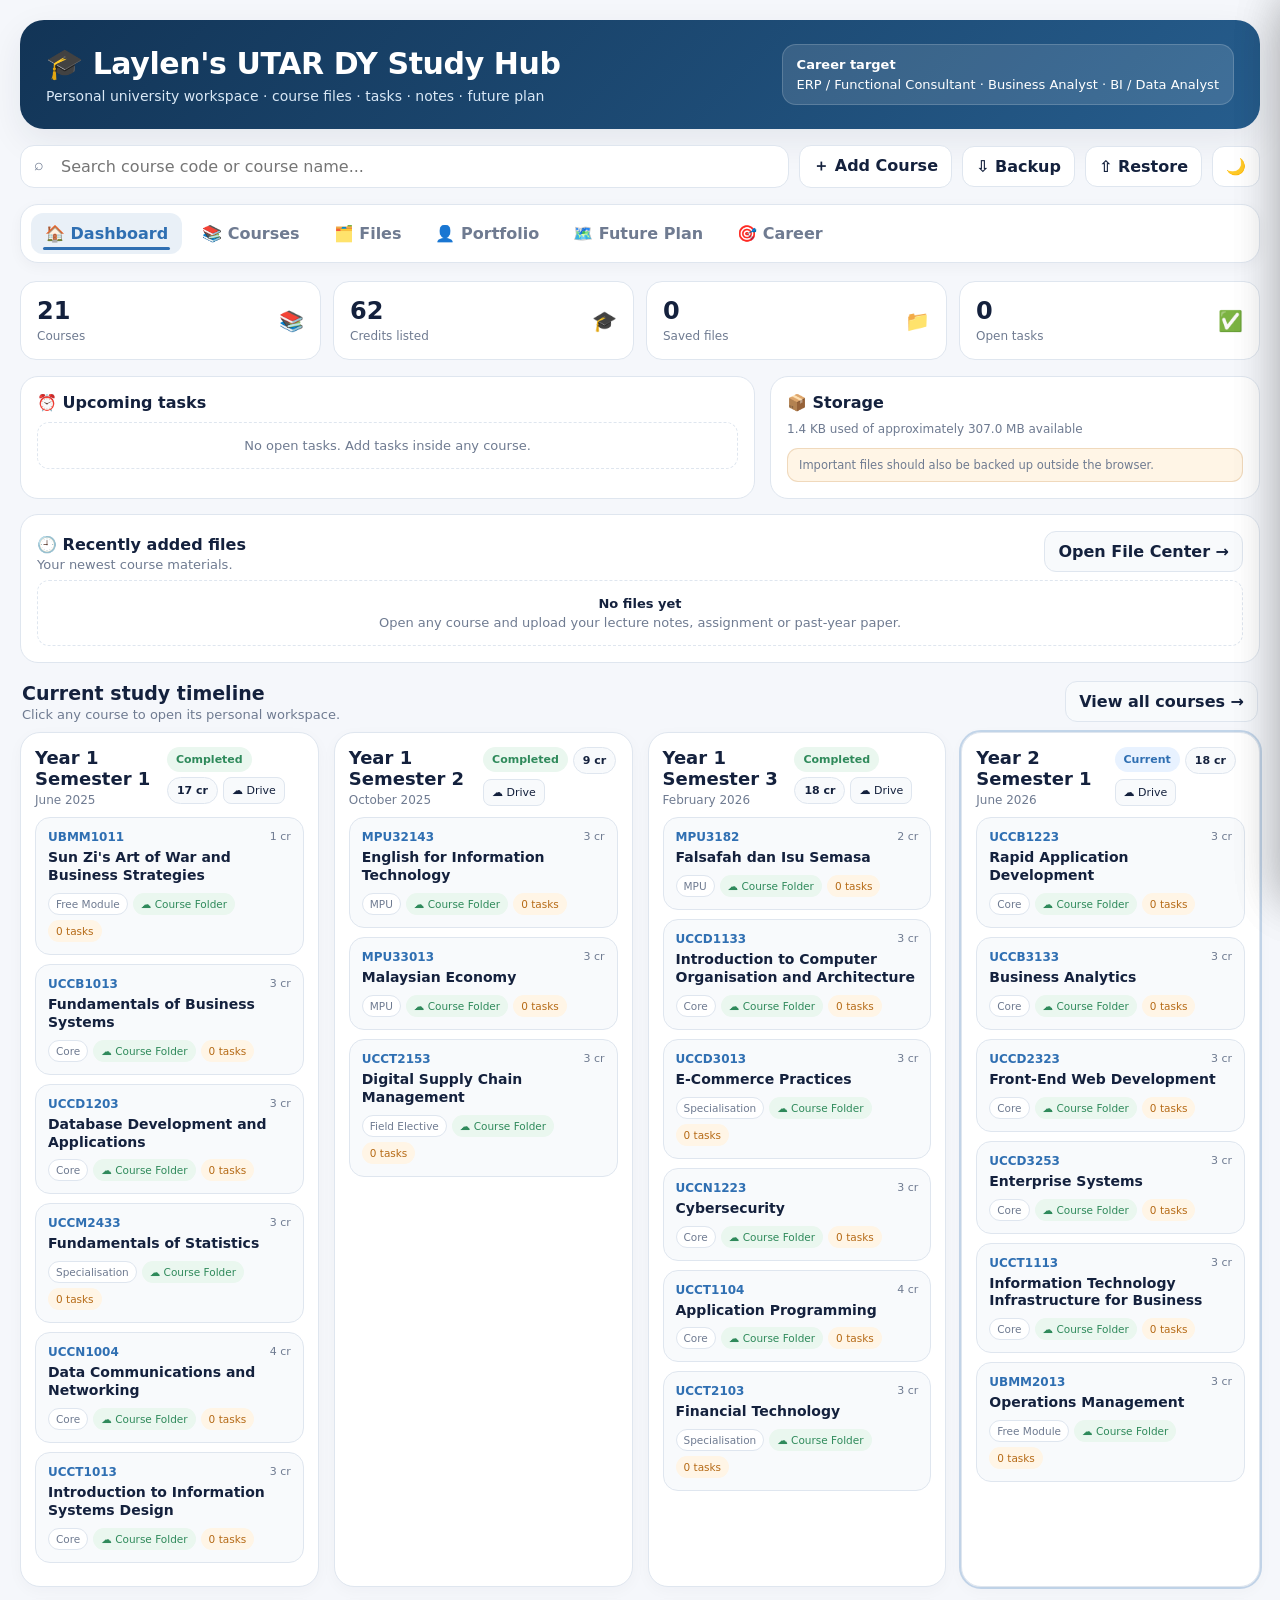
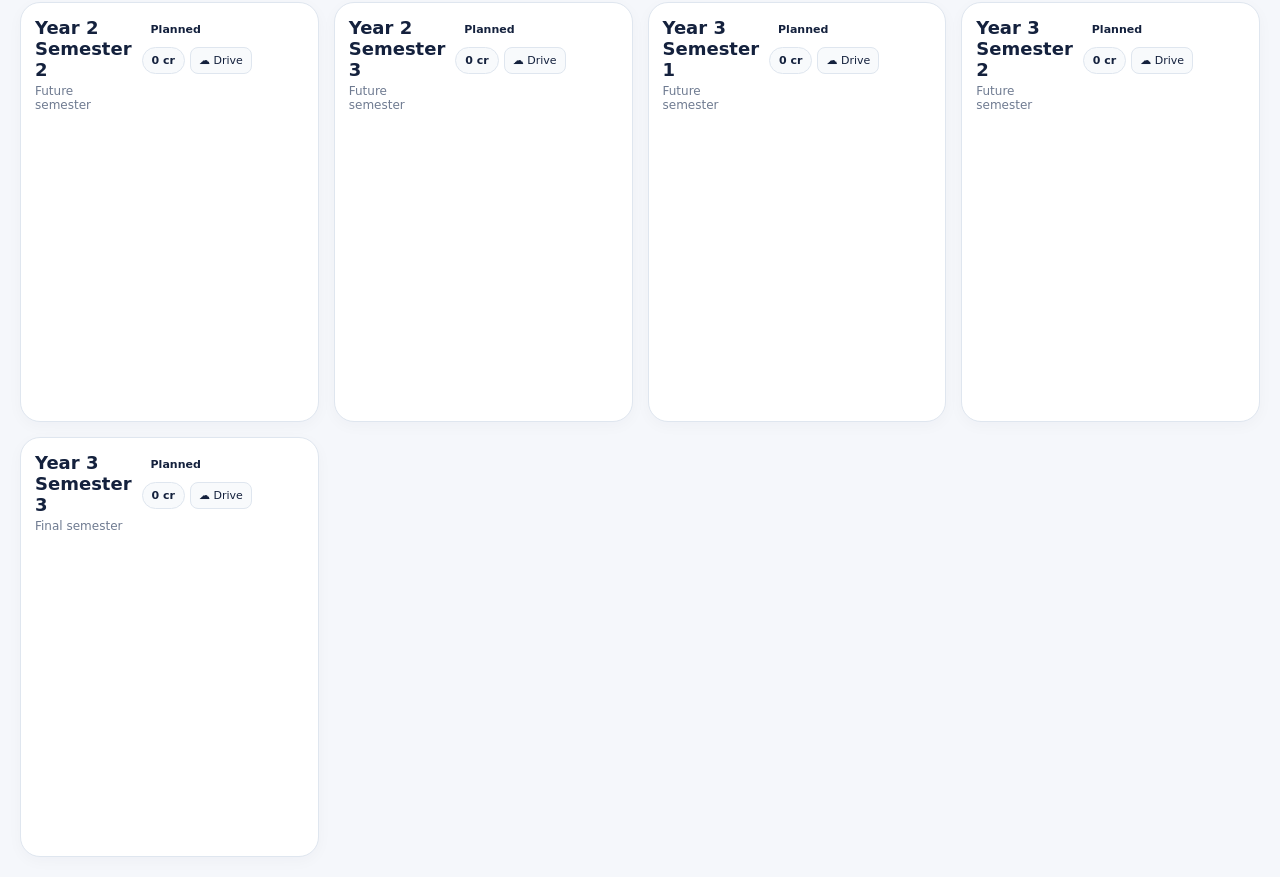
<file: index.html>
<!doctype html>
<html lang="en">
<head>
<meta charset="utf-8" />
<meta name="viewport" content="width=device-width, initial-scale=1, viewport-fit=cover" />
<meta name="theme-color" content="#15395f" />
<meta name="description" content="Laylen's personal UTAR DY study workspace: courses, files, tasks, notes and future plan." />
<meta name="mobile-web-app-capable" content="yes" />
<meta name="apple-mobile-web-app-capable" content="yes" />
<meta name="apple-mobile-web-app-status-bar-style" content="black-translucent" />
<meta name="apple-mobile-web-app-title" content="Study Hub" />
<link rel="manifest" href="manifest.webmanifest" />
<link rel="icon" type="image/png" sizes="32x32" href="icons/favicon-32.png" />
<link rel="apple-touch-icon" href="icons/apple-touch-icon.png" />
<title>Laylen · UTAR DY Study Hub</title>
<link rel="stylesheet" href="styles.css" />
</head>
<body>
<div class="app">
  <header class="hero">
    <div><h1>🎓 Laylen's UTAR DY Study Hub</h1><p>Personal university workspace · course files · tasks · notes · future plan</p></div>
    <div class="target"><b>Career target</b><br>ERP / Functional Consultant · Business Analyst · BI / Data Analyst</div>
  </header>

  <div class="topbar">
    <div class="searchwrap"><span class="searchicon">⌕</span><input id="searchBox" class="search" placeholder="Search course code or course name..."></div>
    <button class="btn light" onclick="openAddCourse()">＋ Add Course</button>
    <button class="btn light" onclick="exportBackup()">⇩ Backup</button>
    <label class="btn light" style="cursor:pointer">⇧ Restore<input id="restoreInput" type="file" accept="application/json" hidden></label>
    <button id="themeBtn" class="btn light" onclick="toggleTheme()">🌙</button>
    <button id="installBtn" class="btn primary" hidden>📲 Install App</button>
  </div>

  <nav class="nav">
    <button class="navbtn active" data-tab="home" onclick="showTab('home')">🏠 Dashboard</button>
    <button class="navbtn" data-tab="courses" onclick="showTab('courses')">📚 Courses</button>
    <button class="navbtn" data-tab="filecenter" onclick="showTab('filecenter')">🗂️ Files</button>
    <button class="navbtn" data-tab="portfolio" onclick="showTab('portfolio')">👤 Portfolio</button>
    <button class="navbtn" data-tab="future" onclick="showTab('future')">🗺️ Future Plan</button>
    <button class="navbtn" data-tab="career" onclick="showTab('career')">🎯 Career</button>
  </nav>

  <section id="home" class="panel active">
    <div class="dashboard-grid">
      <div class="stat"><div class="stat-top"><div><strong id="statCourses">0</strong><span>Courses</span></div><div class="stat-icon">📚</div></div></div>
      <div class="stat"><div class="stat-top"><div><strong id="statCredits">0</strong><span>Credits listed</span></div><div class="stat-icon">🎓</div></div></div>
      <div class="stat"><div class="stat-top"><div><strong id="statFiles">0</strong><span>Saved files</span></div><div class="stat-icon">📁</div></div></div>
      <div class="stat"><div class="stat-top"><div><strong id="statTasks">0</strong><span>Open tasks</span></div><div class="stat-icon">✅</div></div></div>
    </div>

    <div class="quick-grid">
      <div class="card"><h3>⏰ Upcoming tasks</h3><div id="upcomingTasks"></div></div>
      <div class="card"><h3>📦 Storage</h3><div id="storageInfo" class="tiny">Calculating browser storage...</div><div class="progressbar"><i id="storageBar" style="width:0%"></i></div><div class="notice" style="margin-top:12px">Important files should also be backed up outside the browser.</div></div>
    </div>

    <div class="card" style="margin-top:15px"><div class="section-title" style="margin:0 0 8px"><div><h2 style="font-size:16px">🕘 Recently added files</h2><p>Your newest course materials.</p></div><button class="btn soft" onclick="showTab('filecenter')">Open File Center →</button></div><div id="recentFiles"></div></div>
    <div class="section-title"><div><h2>Current study timeline</h2><p>Click any course to open its personal workspace.</p></div><button class="btn soft" onclick="showTab('courses')">View all courses →</button></div>
    <div id="homeSemesterGrid" class="semesters"></div>
  </section>

  <section id="courses" class="panel">
    <div class="section-title"><div><h2>My Courses</h2><p>Browse subjects, notes and files by semester.</p></div><span class="tiny">Files are stored locally in this browser.</span></div>
    <div class="course-toolbar">
      <div id="courseSubnav" class="subnav">
        <button class="chip active" data-semfilter="" onclick="setCourseFilter('')">All</button>
        <button class="chip" data-semfilter="Y1S1" onclick="setCourseFilter('Y1S1')">Y1S1</button>
        <button class="chip" data-semfilter="Y1S2" onclick="setCourseFilter('Y1S2')">Y1S2</button>
        <button class="chip" data-semfilter="Y1S3" onclick="setCourseFilter('Y1S3')">Y1S3</button>
        <button class="chip" data-semfilter="Y2S1" onclick="setCourseFilter('Y2S1')">Y2S1</button>
      </div>
      <div class="course-select-wrap">
        <span class="tiny">Current view</span>
        <select id="courseSemSelect" class="field course-select" onchange="setCourseFilter(this.value)">
          <option value="">All semesters</option>
          <option value="Y1S1">Y1S1</option>
          <option value="Y1S2">Y1S2</option>
          <option value="Y1S3">Y1S3</option>
          <option value="Y2S1">Y2S1</option>
        </select>
      </div>
    </div>
    <div id="semesterGrid" class="semesters"></div>
  </section>

  <section id="filecenter" class="panel">
    <div class="section-title"><div><h2>File Center</h2><p>Search every file across all your DY courses.</p></div><span id="fileCenterCount" class="tiny">0 files</span></div>
    <div class="filecenter-toolbar">
      <input id="globalFileSearch" class="field" placeholder="Search file name, course or category...">
      <select id="globalSemFilter" class="field"><option value="">All semesters</option><option>Y1S1</option><option>Y1S2</option><option>Y1S3</option><option>Y2S1</option></select>
      <select id="globalCatFilter" class="field"><option value="">All categories</option><option>Lecture</option><option>Tutorial / Practical</option><option>Assignment</option><option>Past Year</option><option>Report</option><option>Reference</option><option>Lab / Code</option><option>Exam / Quiz</option><option>Other</option></select>
    </div>
    <div id="globalFileList" class="global-files"></div>
  </section>

  <section id="portfolio" class="panel">
    <div class="section-title"><div><h2>Personal Portfolio</h2><p>Your resume website is now built into the Study Hub.</p></div><span class="tiny">Open full page or preview it below.</span></div>
    <div class="portfolio-shell">
      <aside class="portfolio-side">
        <h3>About this page</h3>
        <p>This section contains your personal resume / portfolio website for internship and job applications.</p>
        <div class="portfolio-points">
          <div class="plan good"><b>Best use</b><small>Share for internship, portfolio and resume-style presentation.</small></div>
          <div class="plan"><b>Includes</b><small>About, skills, projects, education, career targets and contact links.</small></div>
          <div class="plan alt"><b>Tip</b><small>Update your email, LinkedIn and GitHub before sharing it.</small></div>
        </div>
        <div class="portfolio-actions">
          <a class="btn primary" href="portfolio/index.html" target="_blank" rel="noreferrer">Open Full Portfolio</a>
          <a class="btn light" href="services/index.html" target="_blank" rel="noreferrer">💰 Open Services Page</a>
          <button class="btn light" onclick="document.getElementById('portfolioFrame').contentWindow.print()">Print / Save PDF</button>
        </div>
      </aside>
      <div class="portfolio-frame-wrap">
        <iframe id="portfolioFrame" class="portfolio-frame" src="portfolio/index.html" title="Laylen Portfolio Website"></iframe>
      </div>
    </div>
  </section>

  <section id="future" class="panel">
    <div class="section-title"><div><h2>Future study plan</h2><p>Goal: finish on time and place internship in the final semester.</p></div></div>
    <div class="future">
      <div class="futurecol"><h3>Y2S2</h3>
        <div class="plan"><b>MPU34110 Managing Personal Finance</b><small>Plan B: Work Ethics & EQ</small></div>
        <div class="plan"><b>UBAF1043 Business Accounting</b><small>Plan B: Principles of Marketing</small></div>
        <div class="plan"><b>UCCD2502 Inventive Problem Solving & Proposal Writing</b></div>
        <div class="plan"><b>UCCT2513 Mini Project</b></div>
      </div>
      <div class="futurecol"><h3>Y2S3</h3>
        <div class="plan good"><b>Move eligible Y3 subjects forward</b><small>Use this semester to clear subjects before the final internship semester.</small></div>
        <div class="plan"><b>Priority</b><small>Digital Entrepreneurship · Web Technology · MPU1 · eligible Option/Field elective.</small></div>
        <div class="plan alt"><b>Plan B</b><small>If a subject is not offered, take another eligible Y3 subject with prerequisite met.</small></div>
      </div>
      <div class="futurecol"><h3>Y3S1 → Y3S2</h3>
        <div class="plan"><b>Project I → Project II</b><small>Keep the FYP sequence on track.</small></div>
        <div class="plan"><b>Best-fit electives</b><small>BI · Big Data · Database · IT Control & Audit · AI for Business.</small></div>
      </div>
      <div class="futurecol"><h3>Y3S3</h3>
        <div class="plan good"><b>Industrial Training ONLY</b><small>Final-semester internship target.</small></div>
      </div>
    </div>
  </section>

  <section id="career" class="panel">
    <div class="section-title"><div><h2>Career targets</h2><p>Subjects and skills should support these three paths.</p></div></div>
    <div class="career">
      <div class="card"><div class="rank">1</div><h3>ERP / Functional Consultant</h3><p>Business process + system configuration + client requirements.</p><div class="skilltags"><span>ERPNext / SAP</span><span>Accounting</span><span>Business Process</span><span>SQL</span></div></div>
      <div class="card"><div class="rank">2</div><h3>Business Analyst</h3><p>Translate business needs into systems, requirements and process improvements.</p><div class="skilltags"><span>Requirements</span><span>Process Mapping</span><span>SQL</span><span>Presentation</span></div></div>
      <div class="card"><div class="rank">3</div><h3>BI / Data Analyst</h3><p>Turn operational data into dashboards and useful business decisions.</p><div class="skilltags"><span>Power BI</span><span>Excel</span><span>SQL</span><span>Data Analysis</span></div></div>
    </div>
  </section>
</div>

<div id="overlay" class="overlay" onclick="closeDrawer()"></div>
<aside id="drawer" class="drawer">
  <div class="drawer-head">
    <div><div id="drawerCode" class="code"></div><h2 id="drawerTitle">Course</h2><div id="drawerMeta" class="credit"></div></div>
    <button class="close" onclick="closeDrawer()">×</button>
  </div>
  <div class="drawer-body">
    <div class="drawer-tabs">
      <button class="dtab active" data-dtab="files" onclick="showDrawerTab('files')">📁 Files</button>
      <button class="dtab" data-dtab="tasks" onclick="showDrawerTab('tasks')">✅ Tasks</button>
      <button class="dtab" data-dtab="notes" onclick="showDrawerTab('notes')">📝 Notes</button>
    </div>

    <section id="d-files" class="dpanel active">
      <div class="section"><h3>Upload course files</h3>
        <div class="row"><select id="fileCategory" class="field"><option>Lecture</option><option>Tutorial / Practical</option><option>Assignment</option><option>Past Year</option><option>Report</option><option>Reference</option><option>Lab / Code</option><option>Exam / Quiz</option><option>Other</option></select><input id="fileInput" type="file" class="field" multiple></div>
        <div id="dropzone" class="drop" style="margin-top:10px"><b>Drop files here</b><br><span class="tiny">PDF · Word · PowerPoint · ZIP · images · code files</span></div>
      </div>
      <div class="section"><h3>Saved files</h3><div id="fileList" class="files"></div></div>
      <div class="notice">Files stay in this browser using IndexedDB. Use Backup if you want to move everything to another browser/computer.</div>
    </section>

    <section id="d-tasks" class="dpanel">
      <div class="section"><h3>Add assignment / exam / reminder</h3>
        <div class="row"><input id="taskTitle" class="field" placeholder="e.g. Assignment 2"><input id="taskDue" class="field" type="date"></div>
        <div style="margin-top:8px"><button class="btn primary" onclick="addTask()">＋ Add Task</button></div>
      </div>
      <div class="section"><h3>Course tasks</h3><div id="taskList"></div></div>
    </section>

    <section id="d-notes" class="dpanel">
      <div class="section"><h3>Personal notes</h3><textarea id="courseNotes" class="field" rows="11" placeholder="Important topics, lecturer tips, exam focus, links, reminders..."></textarea><div style="display:flex;align-items:center;gap:8px;margin-top:8px"><button class="btn primary" onclick="saveNotes()">Save Notes</button><span id="noteSaveState" class="tiny">Auto-save enabled</span></div></div>
    </section>
  </div>
</aside>

<div id="addOverlay" class="overlay" onclick="closeAddCourse()"></div>
<aside id="addDrawer" class="drawer">
  <div class="drawer-head"><div><div class="code">CUSTOM</div><h2>Add Course</h2></div><button class="close" onclick="closeAddCourse()">×</button></div>
  <div class="drawer-body">
    <div class="section"><label class="tiny">Semester</label><select id="newSem" class="field"><option>Y1S1</option><option>Y1S2</option><option>Y1S3</option><option>Y2S1</option></select></div>
    <div class="section"><label class="tiny">Course code</label><input id="newCode" class="field" placeholder="e.g. UABC1233"></div>
    <div class="section"><label class="tiny">Course name</label><input id="newName" class="field" placeholder="Course name"></div>
    <div class="section"><label class="tiny">Credits</label><input id="newCredit" class="field" type="number" min="0" step="0.5" value="3"></div>
    <button class="btn primary" onclick="addCustomCourse()">Add Course</button>
  </div>
</aside>
<div id="toast" class="toast">Saved</div>

<script src="script.js"></script>
<script src="semester-extension.js"></script>
<script src="pwa.js"></script>
</body>
</html>
</file>
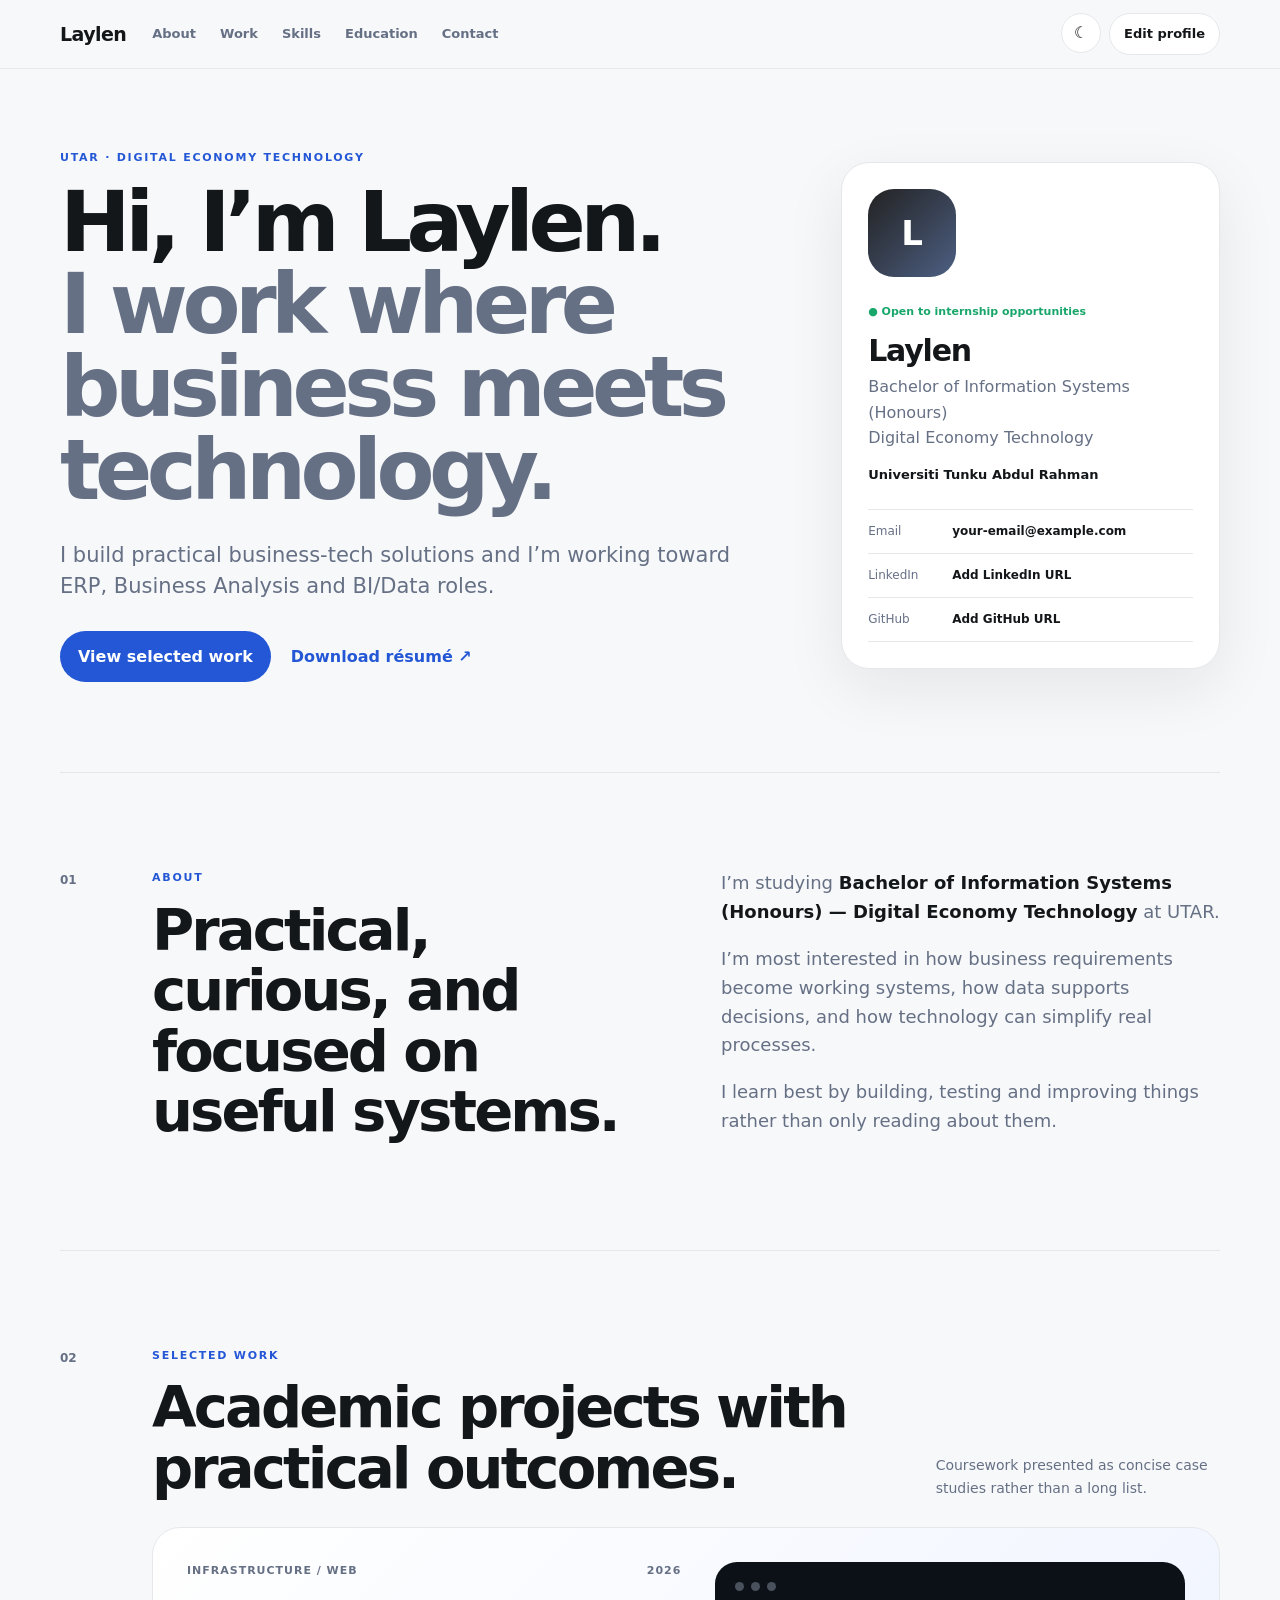
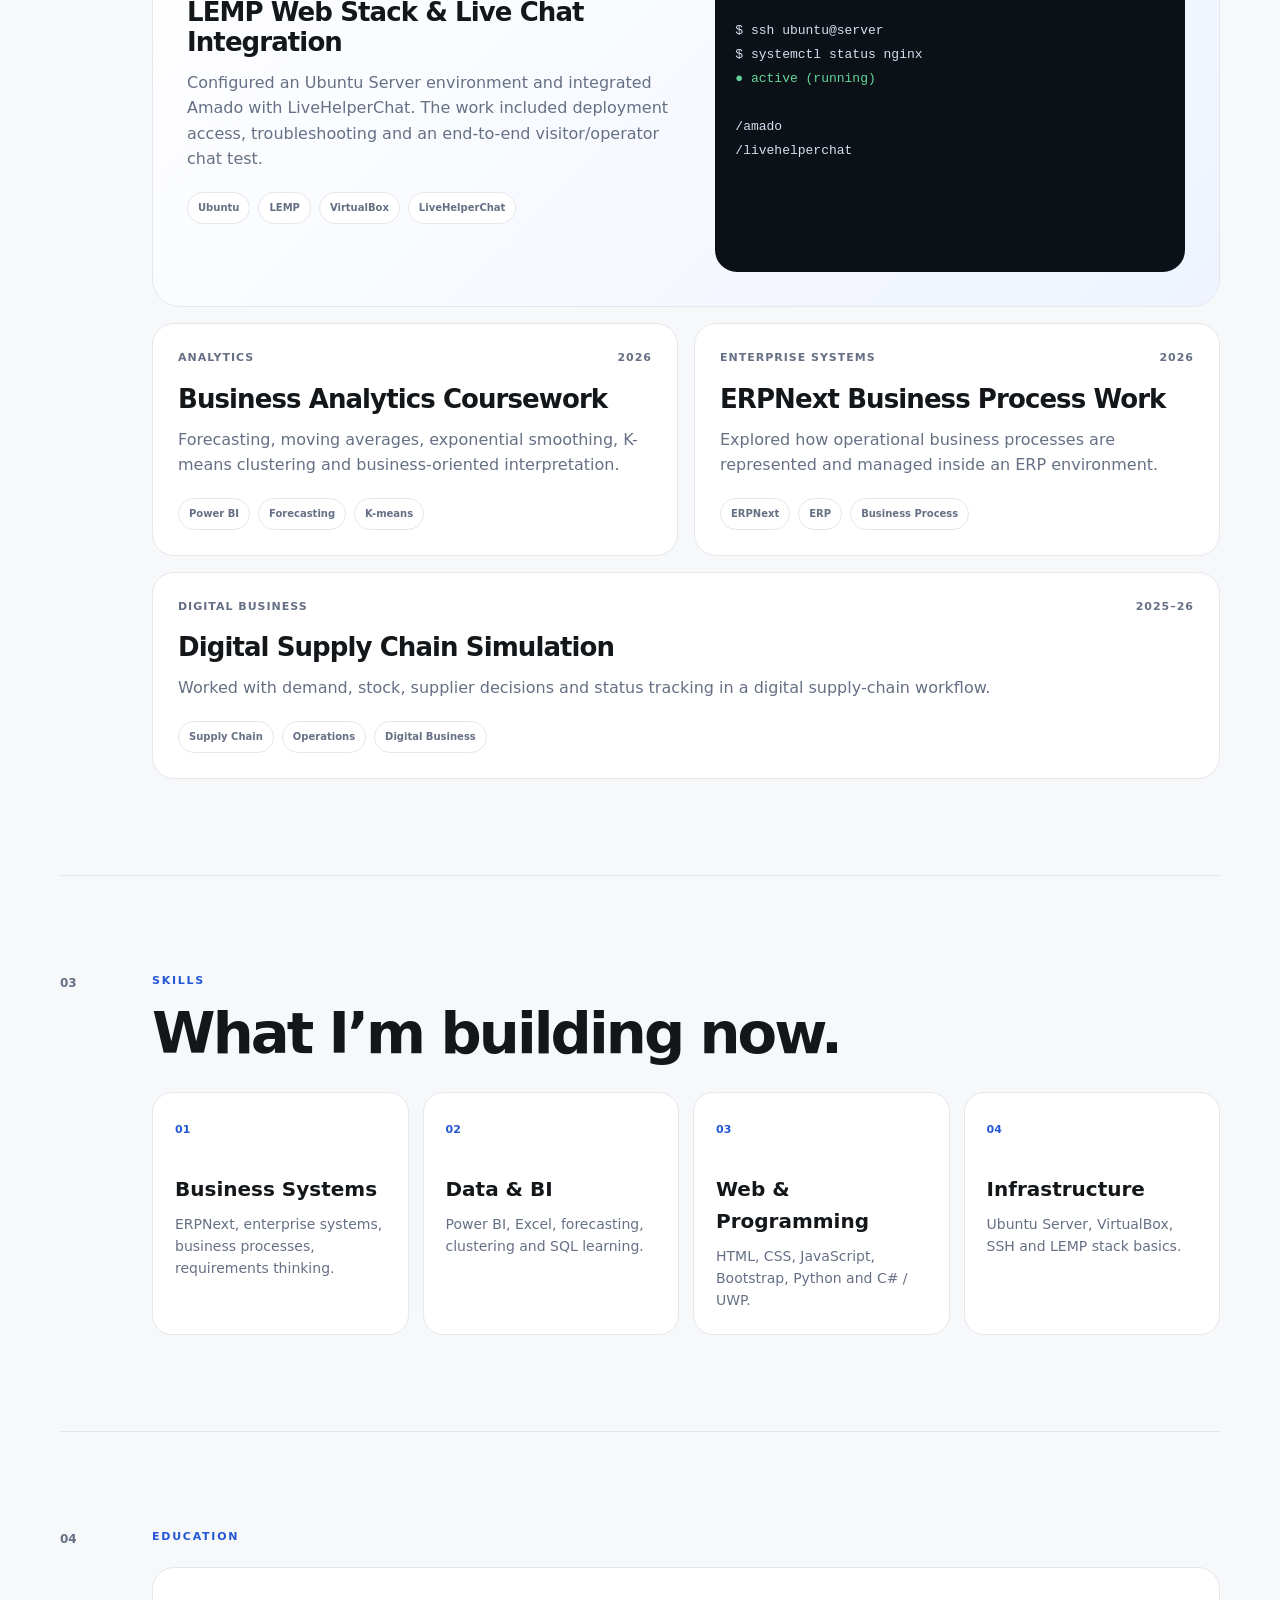
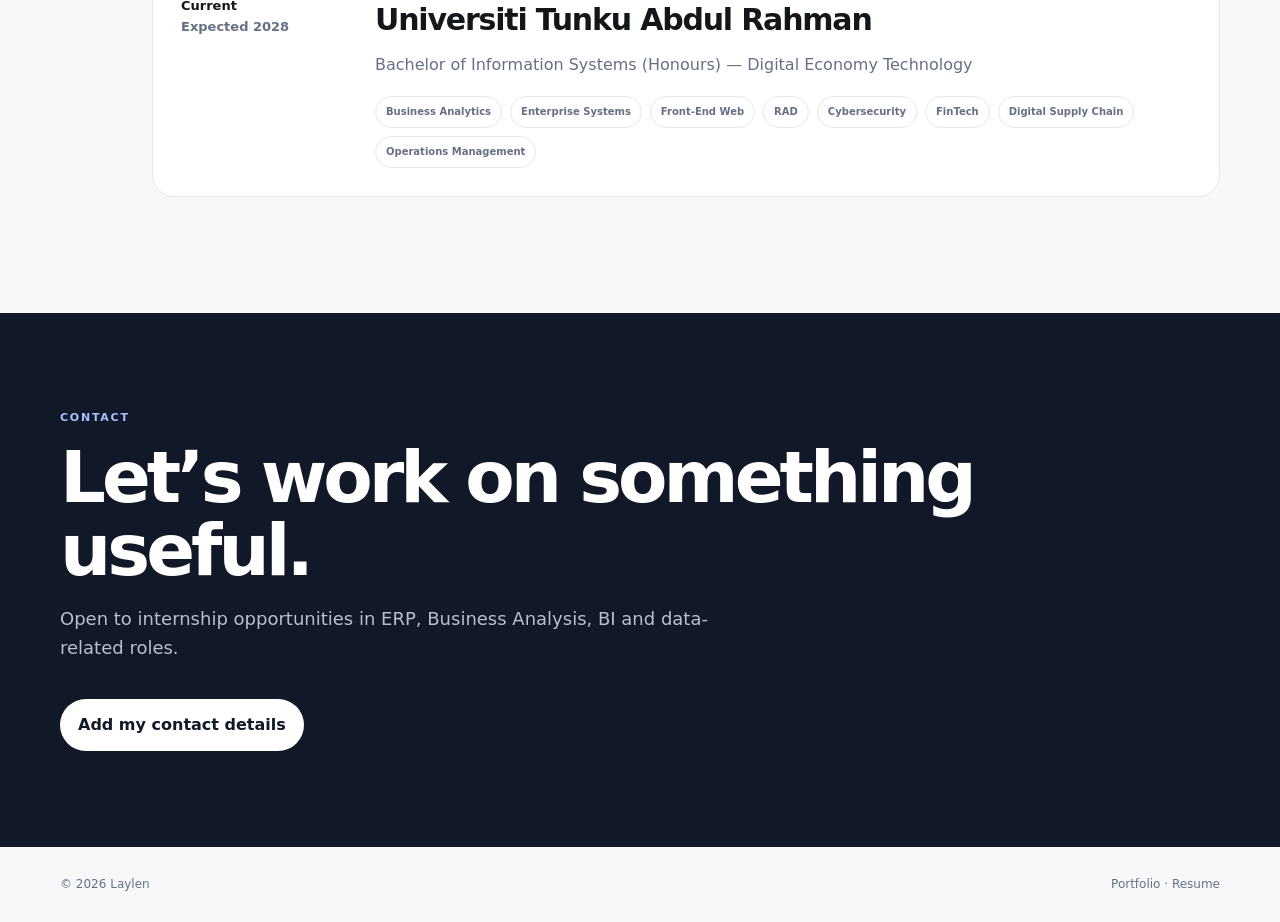
<file: portfolio/index.html>
<!doctype html>
<html lang="en">
<head>
  <meta charset="utf-8" />
  <meta name="viewport" content="width=device-width, initial-scale=1" />
  <meta name="description" content="Laylen — Digital Economy Technology student portfolio and resume." />
  <title>Laylen — Portfolio</title>
  <link rel="stylesheet" href="styles.css" />
</head>
<body>
  <header class="site-header">
    <div class="nav-wrap">
      <a class="brand" href="#top">Laylen</a>
      <nav class="nav">
        <a href="#about">About</a>
        <a href="#work">Work</a>
        <a href="#skills">Skills</a>
        <a href="#education">Education</a>
        <a href="#contact">Contact</a>
      </nav>
      <div class="header-actions">
        <button id="themeBtn" class="icon-btn" type="button">☾</button>
        <button id="editBtn" class="edit-btn" type="button">Edit profile</button>
      </div>
    </div>
  </header>

  <main id="top">
    <section class="hero shell">
      <div class="hero-copy">
        <p class="eyebrow">UTAR · Digital Economy Technology</p>
        <h1>Hi, I’m Laylen.<br><span>I work where business meets technology.</span></h1>
        <p class="hero-lead" id="heroTitle">I build practical business-tech solutions and I’m working toward ERP, Business Analysis and BI/Data roles.</p>
        <div class="hero-actions">
          <a class="primary-btn" href="#work">View selected work</a>
          <button class="text-btn" onclick="window.print()" type="button">Download résumé ↗</button>
        </div>
      </div>

      <aside class="identity-card">
        <div class="portrait">L</div>
        <div class="identity-copy">
          <span class="availability">● Open to internship opportunities</span>
          <h2>Laylen</h2>
          <p>Bachelor of Information Systems (Honours)<br>Digital Economy Technology</p>
          <strong>Universiti Tunku Abdul Rahman</strong>
        </div>
        <div class="identity-links">
          <a id="emailLink" href="mailto:your-email@example.com"><span>Email</span><b id="emailText">your-email@example.com</b></a>
          <a id="linkedinLink" href="#" target="_blank" rel="noreferrer"><span>LinkedIn</span><b id="linkedinText">Add LinkedIn URL</b></a>
          <a id="githubLink" href="#" target="_blank" rel="noreferrer"><span>GitHub</span><b id="githubText">Add GitHub URL</b></a>
        </div>
      </aside>
    </section>

    <section id="about" class="section shell">
      <div class="section-index">01</div>
      <div class="section-body intro-grid">
        <div>
          <p class="eyebrow">About</p>
          <h2>Practical, curious, and focused on useful systems.</h2>
        </div>
        <div class="body-copy">
          <p>I’m studying <strong>Bachelor of Information Systems (Honours) — Digital Economy Technology</strong> at UTAR.</p>
          <p>I’m most interested in how business requirements become working systems, how data supports decisions, and how technology can simplify real processes.</p>
          <p>I learn best by building, testing and improving things rather than only reading about them.</p>
        </div>
      </div>
    </section>

    <section id="work" class="section shell">
      <div class="section-index">02</div>
      <div class="section-body">
        <div class="section-heading">
          <div><p class="eyebrow">Selected Work</p><h2>Academic projects with practical outcomes.</h2></div>
          <p>Coursework presented as concise case studies rather than a long list.</p>
        </div>

        <div class="featured-project">
          <div class="feature-copy">
            <div class="project-meta"><span>Infrastructure / Web</span><span>2026</span></div>
            <h3>LEMP Web Stack & Live Chat Integration</h3>
            <p>Configured an Ubuntu Server environment and integrated Amado with LiveHelperChat. The work included deployment access, troubleshooting and an end-to-end visitor/operator chat test.</p>
            <div class="tags"><span>Ubuntu</span><span>LEMP</span><span>VirtualBox</span><span>LiveHelperChat</span></div>
          </div>
          <div class="feature-visual terminal-card">
            <div class="window-dots"><i></i><i></i><i></i></div>
            <code>$ ssh ubuntu@server<br>$ systemctl status nginx<br><span>● active (running)</span><br><br>/amado<br>/livehelperchat</code>
          </div>
        </div>

        <div class="project-grid">
          <article class="project-card">
            <div class="project-meta"><span>Analytics</span><span>2026</span></div>
            <h3>Business Analytics Coursework</h3>
            <p>Forecasting, moving averages, exponential smoothing, K-means clustering and business-oriented interpretation.</p>
            <div class="tags"><span>Power BI</span><span>Forecasting</span><span>K-means</span></div>
          </article>
          <article class="project-card">
            <div class="project-meta"><span>Enterprise Systems</span><span>2026</span></div>
            <h3>ERPNext Business Process Work</h3>
            <p>Explored how operational business processes are represented and managed inside an ERP environment.</p>
            <div class="tags"><span>ERPNext</span><span>ERP</span><span>Business Process</span></div>
          </article>
          <article class="project-card wide-card">
            <div class="project-meta"><span>Digital Business</span><span>2025–26</span></div>
            <h3>Digital Supply Chain Simulation</h3>
            <p>Worked with demand, stock, supplier decisions and status tracking in a digital supply-chain workflow.</p>
            <div class="tags"><span>Supply Chain</span><span>Operations</span><span>Digital Business</span></div>
          </article>
        </div>
      </div>
    </section>

    <section id="skills" class="section shell">
      <div class="section-index">03</div>
      <div class="section-body">
        <div class="section-heading"><div><p class="eyebrow">Skills</p><h2>What I’m building now.</h2></div></div>
        <div class="skills-grid">
          <article><span>01</span><h3>Business Systems</h3><p>ERPNext, enterprise systems, business processes, requirements thinking.</p></article>
          <article><span>02</span><h3>Data & BI</h3><p>Power BI, Excel, forecasting, clustering and SQL learning.</p></article>
          <article><span>03</span><h3>Web & Programming</h3><p>HTML, CSS, JavaScript, Bootstrap, Python and C# / UWP.</p></article>
          <article><span>04</span><h3>Infrastructure</h3><p>Ubuntu Server, VirtualBox, SSH and LEMP stack basics.</p></article>
        </div>
      </div>
    </section>

    <section id="education" class="section shell">
      <div class="section-index">04</div>
      <div class="section-body">
        <p class="eyebrow">Education</p>
        <div class="education-card">
          <div class="edu-date">Current<br><span>Expected 2028</span></div>
          <div>
            <h2>Universiti Tunku Abdul Rahman</h2>
            <p>Bachelor of Information Systems (Honours) — Digital Economy Technology</p>
            <div class="tags course-tags"><span>Business Analytics</span><span>Enterprise Systems</span><span>Front-End Web</span><span>RAD</span><span>Cybersecurity</span><span>FinTech</span><span>Digital Supply Chain</span><span>Operations Management</span></div>
          </div>
        </div>
      </div>
    </section>

    <section id="contact" class="contact-section">
      <div class="shell contact-inner">
        <p class="eyebrow light">Contact</p>
        <h2>Let’s work on something useful.</h2>
        <p>Open to internship opportunities in ERP, Business Analysis, BI and data-related roles.</p>
        <button class="contact-btn" type="button" onclick="document.getElementById('editBtn').click()">Add my contact details</button>
      </div>
    </section>
  </main>

  <footer class="footer shell"><span>© <span id="year"></span> Laylen</span><span>Portfolio · Resume</span></footer>

  <div id="modalBackdrop" class="modal-backdrop" hidden>
    <div class="modal">
      <div class="modal-head"><div><small>Personalise your site</small><h2>Edit profile</h2></div><button id="closeModal" class="icon-btn" type="button">×</button></div>
      <div class="form-grid">
        <label>Headline<textarea id="editHeadline" rows="3"></textarea></label>
        <label>Email<input id="editEmail" type="email" placeholder="you@example.com"></label>
        <label>LinkedIn URL<input id="editLinkedin" type="url" placeholder="https://www.linkedin.com/in/..."></label>
        <label>GitHub URL<input id="editGithub" type="url" placeholder="https://github.com/..."></label>
      </div>
      <div class="modal-actions"><button id="resetProfile" class="edit-btn" type="button">Reset</button><button id="saveProfile" class="primary-btn" type="button">Save changes</button></div>
      <p class="privacy-note">Saved only in this browser using localStorage.</p>
    </div>
  </div>
  <script src="script.js"></script>
</body>
</html>
</file>
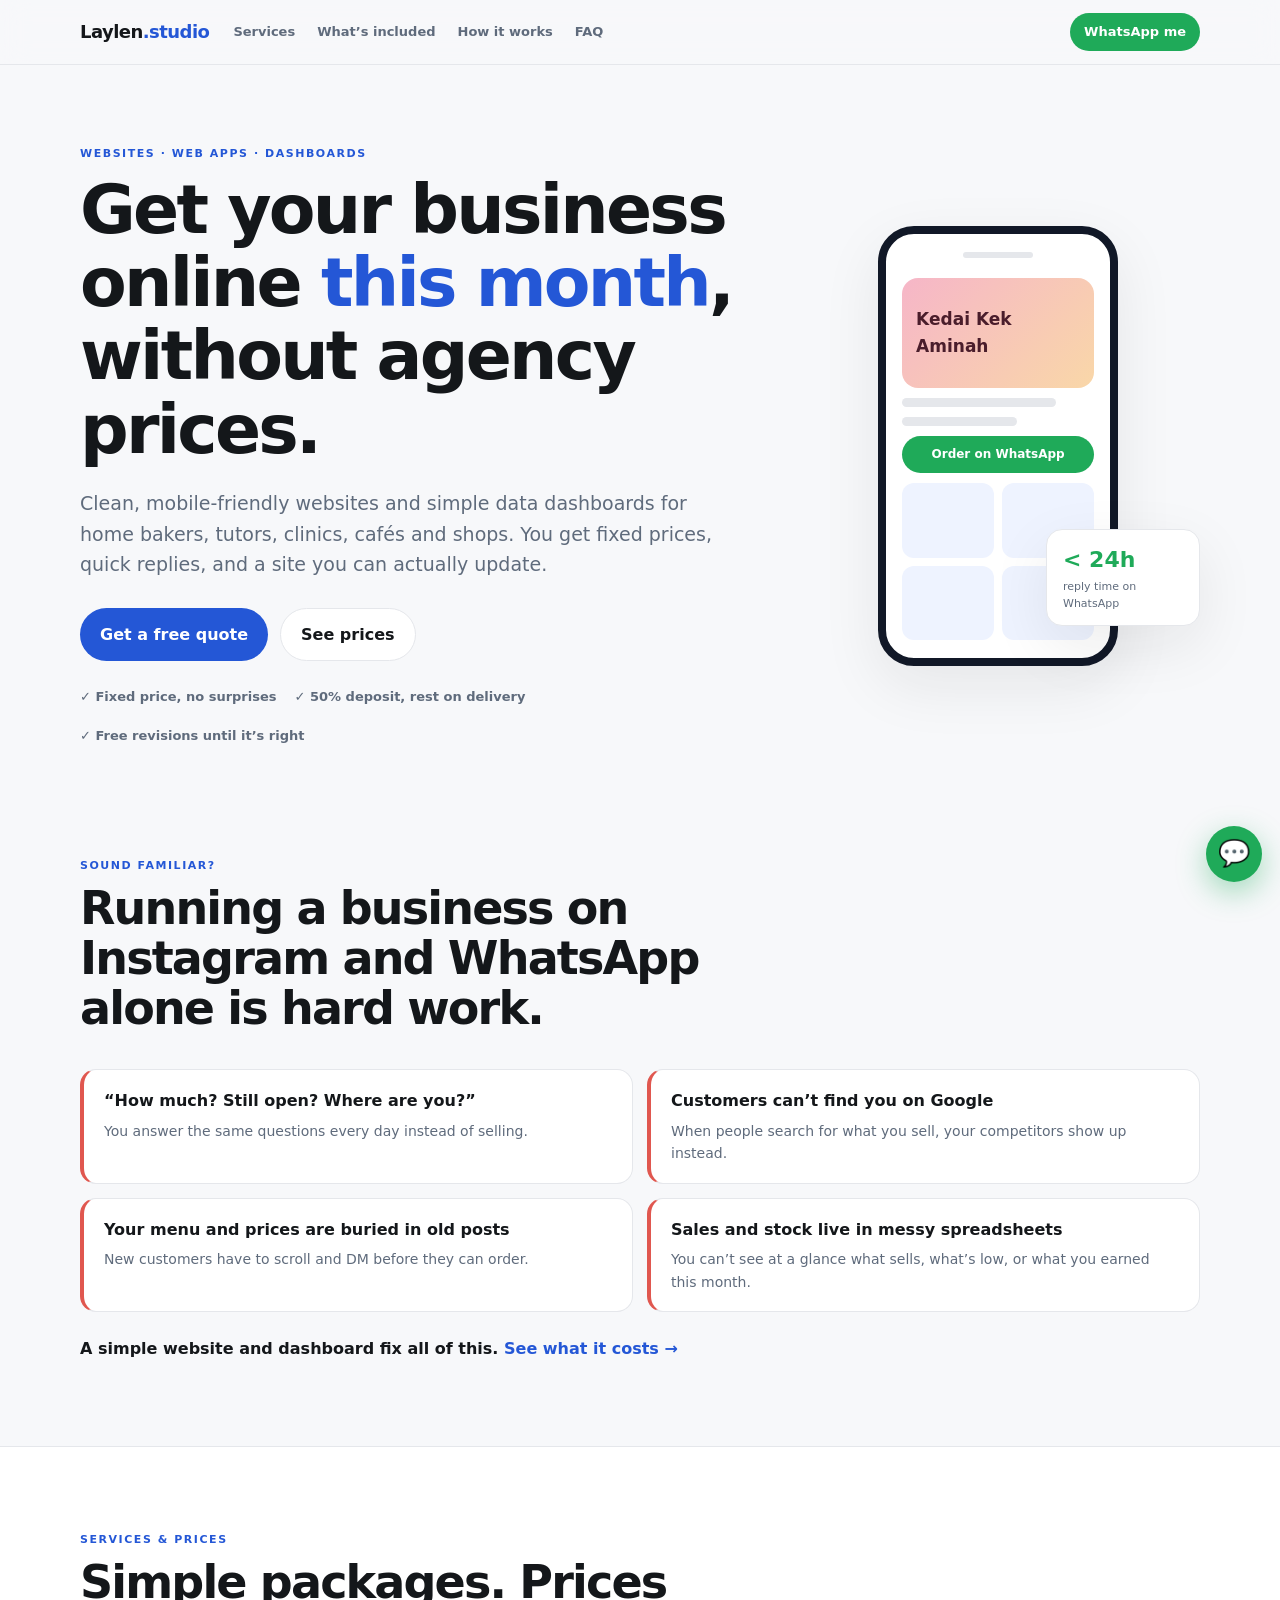
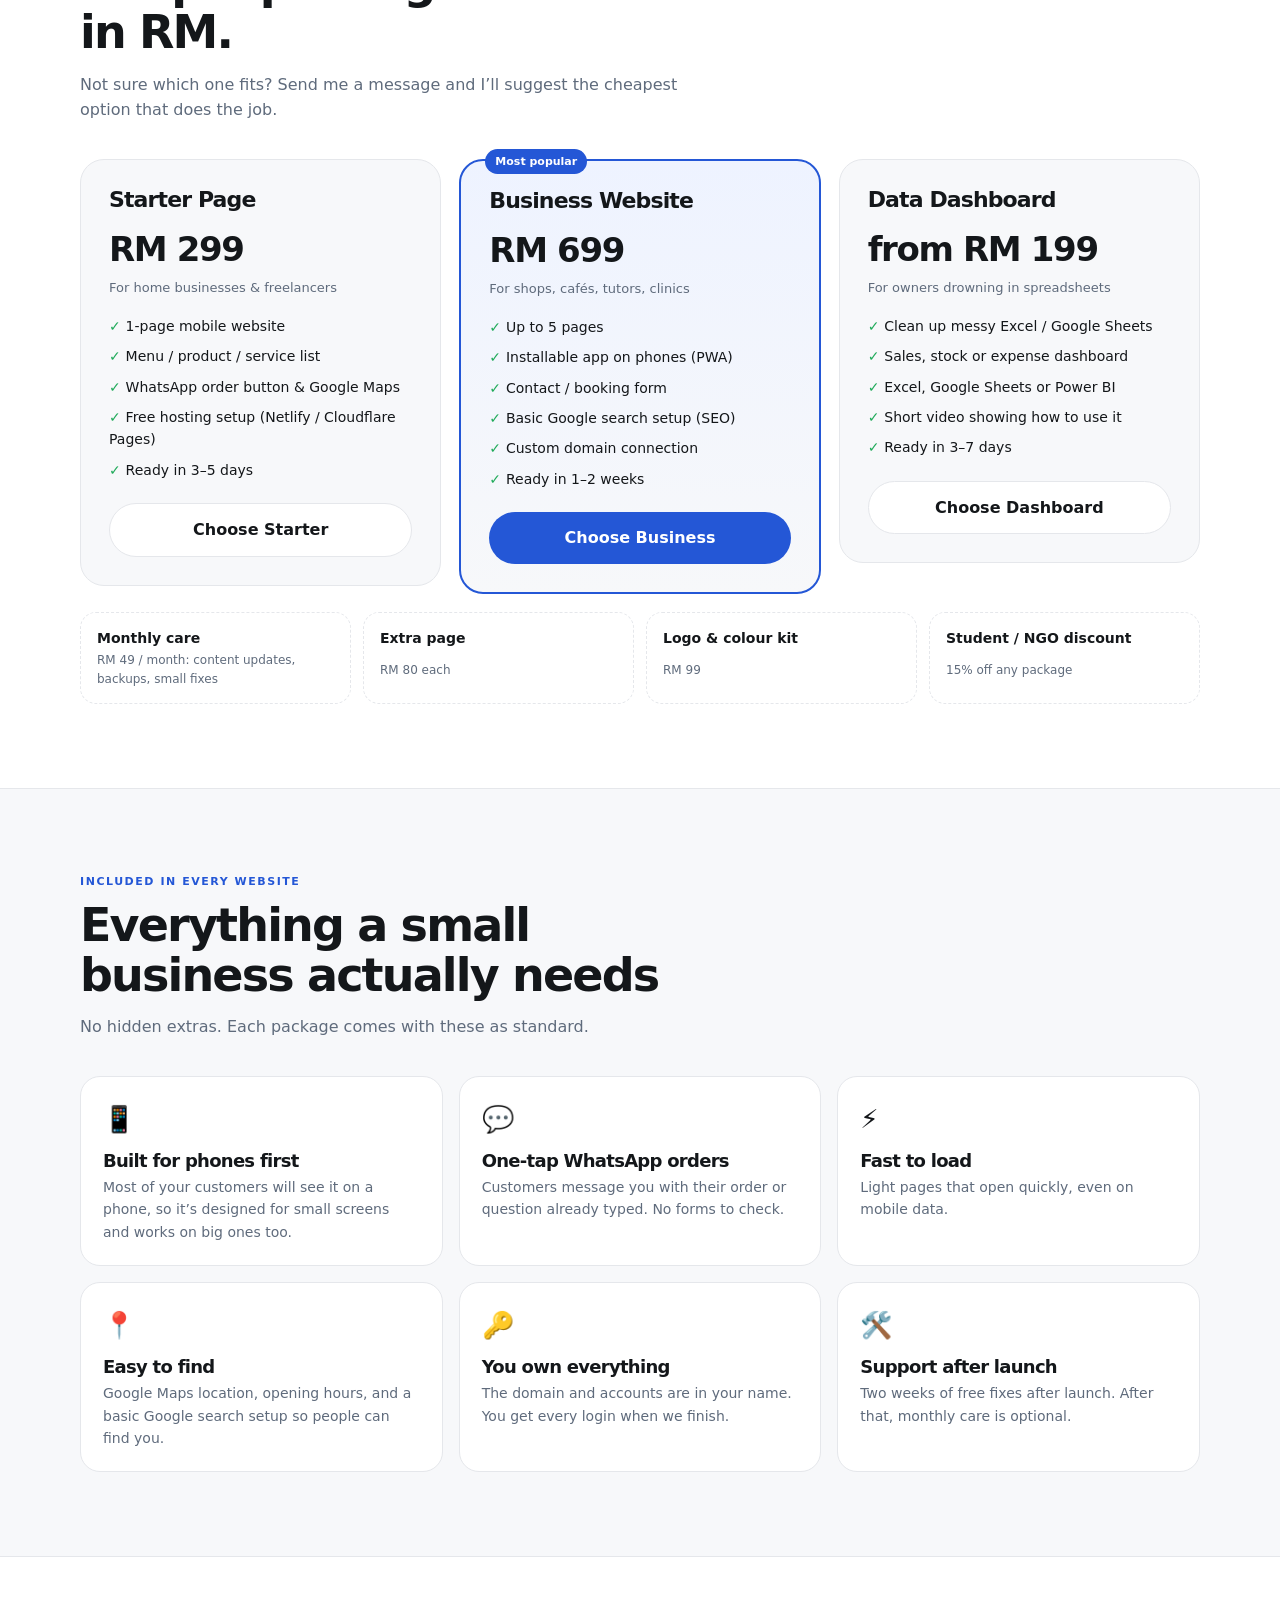
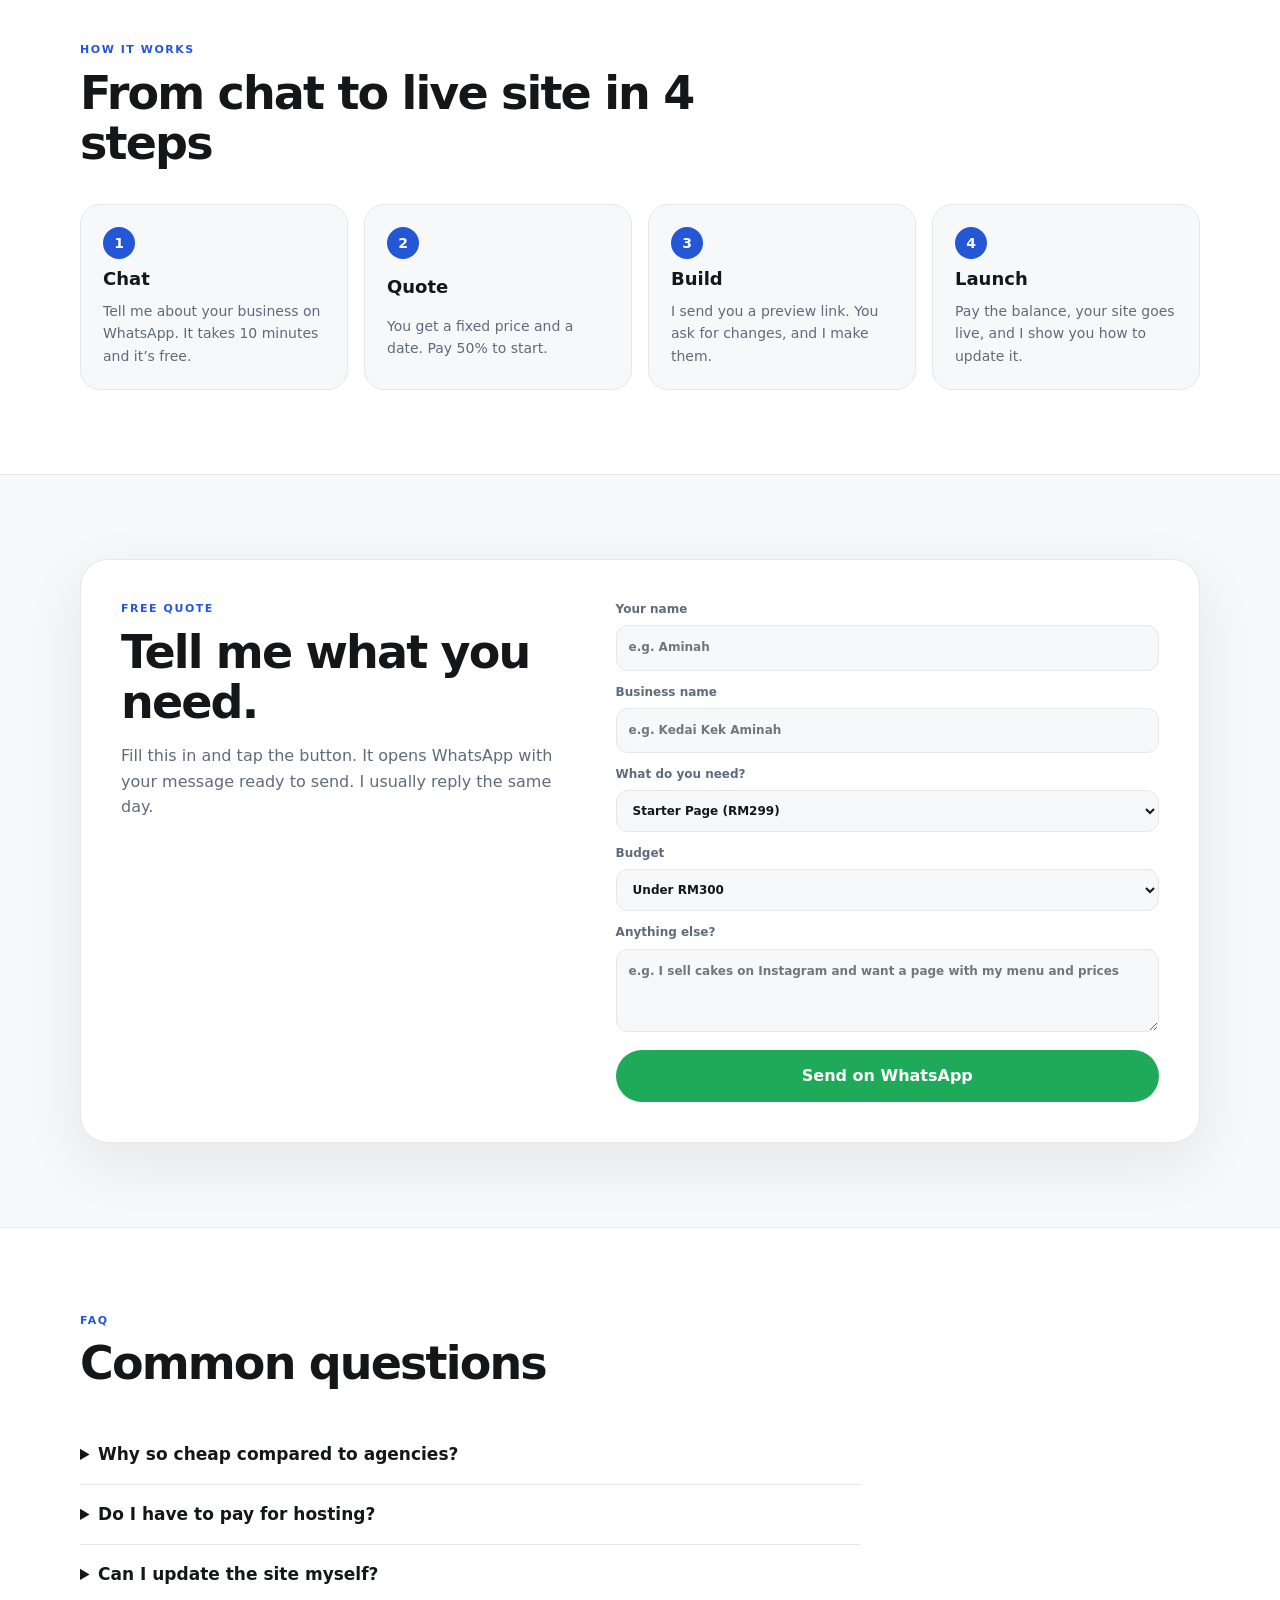
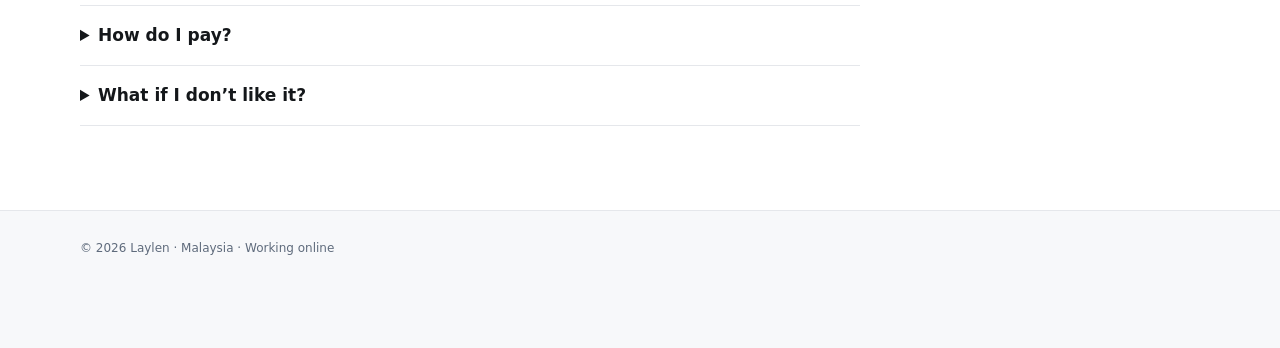
<file: services/index.html>
<!doctype html>
<html lang="en">
<head>
  <meta charset="utf-8">
  <meta name="viewport" content="width=device-width, initial-scale=1">
  <title>Laylen — Websites & Dashboards for Small Businesses</title>
  <meta name="description" content="Affordable websites, mobile web apps and Excel / Power BI dashboards for Malaysian small businesses. Fixed prices in RM, fast replies on WhatsApp.">
  <meta property="og:title" content="Websites & dashboards for small businesses, from RM199">
  <meta property="og:description" content="Mobile-friendly websites with a WhatsApp order button, and Excel / Power BI dashboards. Fixed prices in RM.">
  <meta property="og:type" content="website">
  <link rel="icon" href="favicon.png">
  <link rel="stylesheet" href="styles.css">
</head>
<body>
  <header class="top">
    <div class="wrap nav">
      <a class="brand" href="#">Laylen<span>.studio</span></a>
      <nav>
        <a href="#services">Services</a>
        <a href="#included">What’s included</a>
        <a href="#process">How it works</a>
        <a href="#faq">FAQ</a>
      </nav>
      <a class="btn small" data-wa href="#quote">WhatsApp me</a>
    </div>
  </header>

  <main>
    <section class="hero wrap">
      <div>
        <p class="eyebrow">Websites · Web apps · Dashboards</p>
        <h1>Get your business online <em>this month</em>, without agency prices.</h1>
        <p class="lead">Clean, mobile-friendly websites and simple data dashboards for home bakers, tutors, clinics, cafés and shops. You get fixed prices, quick replies, and a site you can actually update.</p>
        <div class="actions">
          <a class="btn" href="#quote">Get a free quote</a>
          <a class="btn ghost" href="#services">See prices</a>
        </div>
        <ul class="trust">
          <li>✓ Fixed price, no surprises</li>
          <li>✓ 50% deposit, rest on delivery</li>
          <li>✓ Free revisions until it’s right</li>
        </ul>
      </div>
      <div class="hero-card" aria-hidden="true">
        <div class="phone">
          <div class="phone-bar"></div>
          <div class="mock-hero">Kedai Kek Aminah</div>
          <div class="mock-line w80"></div>
          <div class="mock-line w60"></div>
          <div class="mock-btn">Order on WhatsApp</div>
          <div class="mock-grid"><i></i><i></i><i></i><i></i></div>
        </div>
        <div class="float-stat"><b>&lt; 24h</b><span>reply time on WhatsApp</span></div>
      </div>
    </section>

    <section class="wrap section pain">
      <div class="head">
        <p class="eyebrow">Sound familiar?</p>
        <h2>Running a business on Instagram and WhatsApp alone is hard work.</h2>
      </div>
      <div class="pains">
        <div><b>“How much? Still open? Where are you?”</b><p>You answer the same questions every day instead of selling.</p></div>
        <div><b>Customers can’t find you on Google</b><p>When people search for what you sell, your competitors show up instead.</p></div>
        <div><b>Your menu and prices are buried in old posts</b><p>New customers have to scroll and DM before they can order.</p></div>
        <div><b>Sales and stock live in messy spreadsheets</b><p>You can’t see at a glance what sells, what’s low, or what you earned this month.</p></div>
      </div>
      <p class="pain-fix">A simple website and dashboard fix all of this. <a href="#services">See what it costs →</a></p>
    </section>

    <section id="services" class="band">
      <div class="wrap">
        <div class="head">
          <p class="eyebrow">Services & prices</p>
          <h2>Simple packages. Prices in RM.</h2>
          <p>Not sure which one fits? Send me a message and I’ll suggest the cheapest option that does the job.</p>
        </div>
        <div class="cards">
          <article class="card">
            <h3>Starter Page</h3>
            <p class="price">RM 299</p>
            <p class="for">For home businesses & freelancers</p>
            <ul>
              <li>1-page mobile website</li>
              <li>Menu / product / service list</li>
              <li>WhatsApp order button & Google Maps</li>
              <li>Free hosting setup (Netlify / Cloudflare Pages)</li>
              <li>Ready in 3–5 days</li>
            </ul>
            <a class="btn ghost full" data-pkg="Starter Page (RM299)" href="#quote">Choose Starter</a>
          </article>
          <article class="card featured">
            <span class="badge">Most popular</span>
            <h3>Business Website</h3>
            <p class="price">RM 699</p>
            <p class="for">For shops, cafés, tutors, clinics</p>
            <ul>
              <li>Up to 5 pages</li>
              <li>Installable app on phones (PWA)</li>
              <li>Contact / booking form</li>
              <li>Basic Google search setup (SEO)</li>
              <li>Custom domain connection</li>
              <li>Ready in 1–2 weeks</li>
            </ul>
            <a class="btn full" data-pkg="Business Website (RM699)" href="#quote">Choose Business</a>
          </article>
          <article class="card">
            <h3>Data Dashboard</h3>
            <p class="price">from RM 199</p>
            <p class="for">For owners drowning in spreadsheets</p>
            <ul>
              <li>Clean up messy Excel / Google Sheets</li>
              <li>Sales, stock or expense dashboard</li>
              <li>Excel, Google Sheets or Power BI</li>
              <li>Short video showing how to use it</li>
              <li>Ready in 3–7 days</li>
            </ul>
            <a class="btn ghost full" data-pkg="Data Dashboard (from RM199)" href="#quote">Choose Dashboard</a>
          </article>
        </div>
        <div class="addons">
          <div><b>Monthly care</b><span>RM 49 / month: content updates, backups, small fixes</span></div>
          <div><b>Extra page</b><span>RM 80 each</span></div>
          <div><b>Logo & colour kit</b><span>RM 99</span></div>
          <div><b>Student / NGO discount</b><span>15% off any package</span></div>
        </div>
      </div>
    </section>

    <section id="included" class="wrap section">
      <div class="head">
        <p class="eyebrow">Included in every website</p>
        <h2>Everything a small business actually needs</h2>
        <p>No hidden extras. Each package comes with these as standard.</p>
      </div>
      <div class="features">
        <div class="feature"><span>📱</span><h3>Built for phones first</h3><p>Most of your customers will see it on a phone, so it’s designed for small screens and works on big ones too.</p></div>
        <div class="feature"><span>💬</span><h3>One-tap WhatsApp orders</h3><p>Customers message you with their order or question already typed. No forms to check.</p></div>
        <div class="feature"><span>⚡</span><h3>Fast to load</h3><p>Light pages that open quickly, even on mobile data.</p></div>
        <div class="feature"><span>📍</span><h3>Easy to find</h3><p>Google Maps location, opening hours, and a basic Google search setup so people can find you.</p></div>
        <div class="feature"><span>🔑</span><h3>You own everything</h3><p>The domain and accounts are in your name. You get every login when we finish.</p></div>
        <div class="feature"><span>🛠️</span><h3>Support after launch</h3><p>Two weeks of free fixes after launch. After that, monthly care is optional.</p></div>
      </div>
    </section>

    <section id="process" class="band">
      <div class="wrap">
        <div class="head">
          <p class="eyebrow">How it works</p>
          <h2>From chat to live site in 4 steps</h2>
        </div>
        <ol class="steps">
          <li><b>Chat</b><span>Tell me about your business on WhatsApp. It takes 10 minutes and it’s free.</span></li>
          <li><b>Quote</b><span>You get a fixed price and a date. Pay 50% to start.</span></li>
          <li><b>Build</b><span>I send you a preview link. You ask for changes, and I make them.</span></li>
          <li><b>Launch</b><span>Pay the balance, your site goes live, and I show you how to update it.</span></li>
        </ol>
      </div>
    </section>

    <section id="quote" class="wrap section">
      <div class="quote">
        <div>
          <p class="eyebrow">Free quote</p>
          <h2>Tell me what you need.</h2>
          <p>Fill this in and tap the button. It opens WhatsApp with your message ready to send. I usually reply the same day.</p>
        </div>
        <form id="quoteForm">
          <label>Your name<input name="name" required placeholder="e.g. Aminah"></label>
          <label>Business name<input name="biz" placeholder="e.g. Kedai Kek Aminah"></label>
          <label>What do you need?
            <select name="pkg">
              <option>Starter Page (RM299)</option>
              <option>Business Website (RM699)</option>
              <option>Data Dashboard (from RM199)</option>
              <option>Not sure, please advise</option>
            </select>
          </label>
          <label>Budget
            <select name="budget">
              <option>Under RM300</option>
              <option>RM300 – RM700</option>
              <option>RM700 – RM1,500</option>
              <option>Flexible</option>
            </select>
          </label>
          <label>Anything else?<textarea name="msg" rows="3" placeholder="e.g. I sell cakes on Instagram and want a page with my menu and prices"></textarea></label>
          <button class="btn full" type="submit">Send on WhatsApp</button>
          <p class="alt">Prefer email? <a data-mail href="#">Email me instead</a></p>
        </form>
      </div>
    </section>

    <section id="faq" class="band">
      <div class="wrap faq">
        <div class="head"><p class="eyebrow">FAQ</p><h2>Common questions</h2></div>
        <details><summary>Why so cheap compared to agencies?</summary><p>There’s no office, no sales team and no account manager to pay for. You deal directly with the person building your site, so you only pay for the work itself.</p></details>
        <details><summary>Do I have to pay for hosting?</summary><p>Usually not. Simple sites run free on Netlify or Cloudflare Pages. A custom domain is optional: a .com costs roughly RM60 a year and a .com.my roughly RM100, paid directly to the domain company in your name.</p></details>
        <details><summary>Can I update the site myself?</summary><p>Yes. I’ll show you how, or you can take monthly care (RM49) and just WhatsApp me the changes.</p></details>
        <details><summary>How do I pay?</summary><p>DuitNow / online bank transfer or Touch ’n Go eWallet. You pay 50% to start and 50% before launch.</p></details>
        <details><summary>What if I don’t like it?</summary><p>You see a preview before anything goes live, and revisions are included. If we can’t agree after the first draft, I’ll refund half your deposit.</p></details>
      </div>
    </section>
  </main>

  <footer class="wrap foot">
    <span>© <span id="yr"></span> Laylen · Malaysia · Working online</span>
  </footer>

  <a class="wa-float" data-wa href="#quote" aria-label="Chat on WhatsApp">💬</a>

  <script src="script.js"></script>
</body>
</html>
</file>
<file: styles.css>
:root{
  --bg:#f5f7fb;--surface:#ffffff;--surface2:#f8fafc;--ink:#14213d;--muted:#6f7b91;--line:#dfe6ef;
  --navy:#15395f;--navy2:#214f7c;--blue:#2f6fb2;--green:#2f8a5b;--greenbg:#eaf7ef;
  --amber:#b66b17;--amberbg:#fff5e6;--red:#b94545;--redbg:#fff0f0;--purple:#7452b6;--purplebg:#f2edff;
  --shadow:0 12px 35px rgba(20,33,61,.08);--r:18px;
}
[data-theme="dark"]{
  --bg:#0f1724;--surface:#182233;--surface2:#111b2b;--ink:#ecf2fb;--muted:#a8b4c7;--line:#2a3a51;
  --navy:#2d659a;--navy2:#214f7c;--blue:#69a7e5;--green:#55b981;--greenbg:#173526;
  --amber:#e0a04d;--amberbg:#392b16;--red:#e57b7b;--redbg:#3d2020;--purple:#a788e8;--purplebg:#2f2549;
  --shadow:0 12px 35px rgba(0,0,0,.24)
}
*{box-sizing:border-box}html{scroll-behavior:smooth}body{margin:0;font-family:Inter,ui-sans-serif,system-ui,-apple-system,Segoe UI,Roboto,Arial,sans-serif;background:var(--bg);color:var(--ink)}
button,input,textarea,select{font:inherit;color:inherit}button{cursor:pointer}.app{max-width:1580px;margin:auto;padding:20px}
.hero{background:linear-gradient(135deg,#123456,#265d8d);color:white;border-radius:24px;padding:24px 26px;display:flex;justify-content:space-between;align-items:center;gap:18px;box-shadow:var(--shadow)}
.hero h1{margin:0;font-size:30px;letter-spacing:-.4px}.hero p{margin:7px 0 0;color:#d9e8f6;font-size:14px}.target{background:rgba(255,255,255,.12);border:1px solid rgba(255,255,255,.17);padding:10px 14px;border-radius:14px;font-size:13px;line-height:1.5;max-width:490px}
.topbar{display:flex;gap:10px;align-items:center;flex-wrap:wrap;margin:16px 0}.searchwrap{flex:1;min-width:260px;position:relative}.search{width:100%;background:var(--surface);border:1px solid var(--line);border-radius:14px;padding:11px 14px 11px 40px;outline:none}.search:focus{border-color:var(--blue);box-shadow:0 0 0 3px rgba(47,111,178,.12)}.searchicon{position:absolute;left:14px;top:10px;color:var(--muted)}
.btn{border:1px solid transparent;border-radius:12px;padding:10px 13px;font-weight:760;background:var(--surface);color:var(--ink)}.btn.primary{background:var(--navy);color:#fff}.btn.light{border-color:var(--line)}.btn.soft{background:var(--surface2);border-color:var(--line)}.btn.danger{background:var(--redbg);color:var(--red);border-color:rgba(185,69,69,.2)}.btn:hover{filter:brightness(.98)}
.nav{display:flex;gap:6px;flex-wrap:wrap;align-items:center;margin-bottom:18px;padding:8px 10px;background:var(--surface);border:1px solid var(--line);border-radius:18px;box-shadow:0 4px 14px rgba(20,33,61,.04)}.navbtn{position:relative;border:0;background:transparent;padding:11px 14px;border-radius:12px;font-weight:800;color:var(--muted)}.navbtn:hover{background:var(--surface2);color:var(--ink)}.navbtn.active{background:rgba(47,111,178,.10);color:var(--blue)}.navbtn.active::after{content:'';position:absolute;left:12px;right:12px;bottom:4px;height:3px;background:var(--blue);border-radius:999px}.panel{display:none}.panel.active{display:block}.course-toolbar{display:flex;justify-content:space-between;gap:12px;align-items:center;flex-wrap:wrap;margin:10px 0 14px}.subnav{display:flex;gap:8px;flex-wrap:wrap}.chip{border:1px solid var(--line);background:var(--surface);padding:8px 12px;border-radius:999px;font-weight:800;font-size:12px;color:var(--muted)}.chip:hover{border-color:#c7d4e4;color:var(--ink)}.chip.active{background:rgba(47,111,178,.10);border-color:rgba(47,111,178,.2);color:var(--blue)}.course-select-wrap{display:flex;gap:8px;align-items:center;flex-wrap:wrap}.course-select{min-width:140px;max-width:180px}
.dashboard-grid{display:grid;grid-template-columns:repeat(4,1fr);gap:12px;margin-bottom:16px}.stat{background:var(--surface);border:1px solid var(--line);border-radius:16px;padding:15px 16px}.stat-top{display:flex;justify-content:space-between;align-items:center}.stat strong{font-size:24px;display:block}.stat span{font-size:12px;color:var(--muted)}.stat-icon{font-size:20px}.progressbar{height:7px;background:var(--surface2);border-radius:999px;overflow:hidden;margin-top:10px}.progressbar i{display:block;height:100%;background:var(--green);border-radius:999px}
.section-title{display:flex;justify-content:space-between;align-items:end;gap:14px;margin:18px 2px 10px}.section-title h2{margin:0;font-size:19px}.section-title p{margin:3px 0 0;color:var(--muted);font-size:13px}.tiny{font-size:12px;color:var(--muted)}
.semesters{display:grid;grid-template-columns:repeat(4,minmax(250px,1fr));gap:15px}.semester{background:var(--surface);border:1px solid var(--line);border-radius:20px;padding:14px;min-height:420px;box-shadow:0 4px 15px rgba(20,33,61,.03)}.semester.current{outline:2px solid rgba(47,111,178,.25)}.semhead{display:flex;justify-content:space-between;gap:10px;align-items:start;margin-bottom:10px}.semhead h3{margin:0;font-size:18px}.semdate{font-size:12px;color:var(--muted);margin-top:4px}.creditbadge,.statusbadge{font-size:11px;border-radius:999px;padding:6px 9px;font-weight:800;white-space:nowrap}.creditbadge{background:var(--surface2);border:1px solid var(--line)}.statusbadge.done{background:var(--greenbg);color:var(--green)}.statusbadge.current{background:#e8f2ff;color:var(--blue)}
.course{background:var(--surface2);border:1px solid var(--line);border-radius:15px;padding:12px;margin:9px 0;cursor:pointer;transition:.16s}.course:hover{transform:translateY(-2px);box-shadow:0 9px 22px rgba(20,33,61,.08);border-color:#bdcadd}.course.hidden-search{display:none}.course-top{display:flex;justify-content:space-between;gap:10px;align-items:start}.code{font-size:12px;font-weight:900;color:var(--blue)}.credit{font-size:11px;color:var(--muted)}.course-name{font-weight:800;margin:5px 0 8px;line-height:1.28;font-size:14px}.pills{display:flex;gap:5px;flex-wrap:wrap}.pill{font-size:10.5px;padding:4px 7px;border-radius:999px;background:var(--surface);border:1px solid var(--line);color:var(--muted)}.pill.file{background:var(--greenbg);color:var(--green);border-color:transparent}.pill.task{background:var(--amberbg);color:var(--amber);border-color:transparent}
.quick-grid{display:grid;grid-template-columns:1.2fr .8fr;gap:15px}.card{background:var(--surface);border:1px solid var(--line);border-radius:18px;padding:16px}.card h3{margin:0 0 10px;font-size:16px}.deadline{display:grid;grid-template-columns:1fr auto;gap:12px;padding:10px 0;border-bottom:1px solid var(--line)}.deadline:last-child{border:0}.deadline b{font-size:13px}.deadline small{display:block;color:var(--muted);margin-top:2px}.due{font-size:11px;font-weight:800;color:var(--amber);white-space:nowrap}.empty{padding:15px;text-align:center;border:1px dashed var(--line);border-radius:12px;color:var(--muted);font-size:13px}
.future{display:grid;grid-template-columns:repeat(4,minmax(240px,1fr));gap:15px}.futurecol{background:var(--surface);border:1px solid var(--line);border-radius:18px;padding:15px}.futurecol h3{margin:0 0 10px}.plan{padding:10px 11px;border-radius:12px;margin:8px 0;background:#edf6ff;border-left:4px solid var(--blue)}[data-theme="dark"] .plan{background:#14273a}.plan b{display:block;font-size:13px}.plan small{display:block;color:var(--muted);margin-top:3px}.plan.alt{background:var(--amberbg);border-left-color:var(--amber)}.plan.good{background:var(--greenbg);border-left-color:var(--green)}
.career{display:grid;grid-template-columns:repeat(3,1fr);gap:14px}.career .card{min-height:170px}.rank{width:34px;height:34px;border-radius:50%;display:grid;place-items:center;background:var(--purplebg);color:var(--purple);font-weight:900}.career h3{margin:10px 0 6px}.career p{font-size:13px;color:var(--muted);line-height:1.5}.skilltags{display:flex;gap:6px;flex-wrap:wrap}.skilltags span{font-size:11px;background:var(--surface2);border:1px solid var(--line);padding:6px 8px;border-radius:999px}
.overlay{position:fixed;inset:0;background:rgba(8,18,32,.5);display:none;z-index:30}.overlay.show{display:block}.drawer{position:fixed;right:0;top:0;height:100vh;width:min(720px,96vw);background:var(--surface);z-index:40;transform:translateX(102%);transition:.22s;box-shadow:-15px 0 45px rgba(0,0,0,.18);display:flex;flex-direction:column}.drawer.show{transform:translateX(0)}.drawer-head{padding:18px 20px;border-bottom:1px solid var(--line);display:flex;justify-content:space-between;gap:12px}.drawer-head h2{margin:3px 0;font-size:21px}.close{border:1px solid var(--line);background:var(--surface2);border-radius:10px;width:38px;height:38px;font-size:21px}.drawer-body{padding:18px 20px;overflow:auto}.drawer-tabs{display:flex;gap:7px;margin-bottom:16px}.dtab{border:1px solid var(--line);background:var(--surface2);padding:8px 11px;border-radius:10px;font-weight:800;font-size:12px}.dtab.active{background:var(--navy);color:#fff;border-color:var(--navy)}.dpanel{display:none}.dpanel.active{display:block}.section{margin-bottom:20px}.section h3{font-size:15px;margin:0 0 9px}.field{width:100%;border:1px solid var(--line);border-radius:11px;padding:10px 11px;background:var(--surface2);outline:none}.field:focus{border-color:var(--blue)}.row{display:grid;grid-template-columns:1fr 1fr;gap:9px}.drop{border:2px dashed #b9c8dc;border-radius:15px;padding:20px;text-align:center;background:var(--surface2)}.drop.drag{border-color:var(--blue);background:#edf6ff}.files{margin-top:10px}.file-row{display:grid;grid-template-columns:1fr auto;gap:10px;align-items:center;border:1px solid var(--line);border-radius:12px;padding:10px 11px;margin:7px 0}.file-title{font-weight:760;white-space:nowrap;overflow:hidden;text-overflow:ellipsis;max-width:430px}.file-meta{font-size:10.5px;color:var(--muted);margin-top:3px}.actions{display:flex;gap:5px}.mini{border:1px solid var(--line);background:var(--surface2);border-radius:8px;padding:6px 8px;font-size:11px}.taskrow{display:grid;grid-template-columns:auto 1fr auto;gap:9px;align-items:start;padding:10px 0;border-bottom:1px solid var(--line)}.taskrow:last-child{border:0}.taskrow.done .tasktitle{text-decoration:line-through;color:var(--muted)}.tasktitle{font-weight:750;font-size:13px}.taskmeta{font-size:10.5px;color:var(--muted);margin-top:3px}.notice{font-size:11.5px;color:var(--muted);background:var(--amberbg);border:1px solid rgba(182,107,23,.2);padding:9px 11px;border-radius:11px}.backupbox{display:flex;gap:8px;flex-wrap:wrap}.hidden{display:none!important}
.toast{position:fixed;left:50%;bottom:22px;transform:translateX(-50%) translateY(20px);background:#10233c;color:white;padding:10px 14px;border-radius:12px;font-weight:700;font-size:12px;opacity:0;pointer-events:none;transition:.2s;z-index:90}.toast.show{opacity:1;transform:translateX(-50%) translateY(0)}
.filecenter-toolbar{display:grid;grid-template-columns:1.5fr .55fr .65fr;gap:10px;margin-bottom:14px}.portfolio-shell{display:grid;grid-template-columns:320px 1fr;gap:14px;align-items:start}.portfolio-side{background:var(--surface);border:1px solid var(--line);border-radius:18px;padding:16px}.portfolio-side h3{margin:0 0 8px}.portfolio-side p{margin:0 0 12px;color:var(--muted);font-size:13px;line-height:1.5}.portfolio-points{display:grid;gap:8px;margin:12px 0}.portfolio-points .plan{margin:0}.portfolio-actions{display:flex;gap:8px;flex-wrap:wrap;margin-top:12px}.portfolio-frame-wrap{background:var(--surface);border:1px solid var(--line);border-radius:18px;padding:10px;min-height:780px}.portfolio-frame{width:100%;height:760px;border:0;border-radius:12px;background:#fff}.global-files{display:grid;gap:9px}.global-file{display:grid;grid-template-columns:minmax(0,1fr) auto;gap:14px;align-items:center;background:var(--surface);border:1px solid var(--line);border-radius:15px;padding:12px 14px}.global-file:hover{border-color:#bdcadd;box-shadow:0 8px 20px rgba(20,33,61,.06)}.global-file-main{min-width:0}.global-file-name{font-weight:820;white-space:nowrap;overflow:hidden;text-overflow:ellipsis}.global-file-sub{font-size:11px;color:var(--muted);margin-top:4px;display:flex;gap:7px;flex-wrap:wrap}.tag{display:inline-flex;align-items:center;padding:3px 7px;border-radius:999px;background:var(--surface2);border:1px solid var(--line)}.recent-file{display:grid;grid-template-columns:1fr auto;gap:10px;align-items:center;padding:9px 0;border-bottom:1px solid var(--line)}.recent-file:last-child{border-bottom:0}.recent-file b{font-size:13px}.recent-file small{display:block;color:var(--muted);margin-top:2px}.course .quickopen{opacity:.0;transition:.15s}.course:hover .quickopen{opacity:1}.empty strong{display:block;color:var(--ink);margin-bottom:4px}
@media(max-width:1150px){.semesters,.future{grid-template-columns:repeat(2,1fr)}.dashboard-grid{grid-template-columns:repeat(2,1fr)}.career{grid-template-columns:1fr}.quick-grid{grid-template-columns:1fr}}
@media(max-width:980px){.portfolio-shell{grid-template-columns:1fr}.portfolio-frame{height:700px}}
@media(max-width:650px){.filecenter-toolbar{grid-template-columns:1fr}.global-file{grid-template-columns:1fr}.global-file .actions{justify-content:flex-start}.app{padding:11px}.hero{padding:19px;flex-direction:column;align-items:flex-start}.hero h1{font-size:24px}.semesters,.future,.dashboard-grid{grid-template-columns:1fr}.row{grid-template-columns:1fr}.target{max-width:none}.file-row{grid-template-columns:1fr}.file-title{max-width:100%}}
/* ---- Installed app / phone layout ---- */
[hidden]{display:none!important}
html.standalone body{padding-top:env(safe-area-inset-top);padding-bottom:env(safe-area-inset-bottom)}
@media(max-width:650px){
  .nav{flex-wrap:nowrap;overflow-x:auto;-webkit-overflow-scrolling:touch;scrollbar-width:none;position:sticky;top:env(safe-area-inset-top);z-index:20}
  .nav::-webkit-scrollbar{display:none}
  .navbtn{flex:0 0 auto;white-space:nowrap}
  .topbar .btn{padding:9px 11px}
  input,select,textarea{font-size:16px}
}
</file>
<file: portfolio/styles.css>
:root{--bg:#f7f8fa;--surface:#fff;--text:#14171a;--muted:#667085;--line:#e5e7eb;--accent:#2457d6;--accent-soft:#eef3ff;--dark:#111827;--success:#18a66a;--shadow:0 20px 60px rgba(20,23,26,.08)}[data-theme="dark"]{--bg:#0d1117;--surface:#141922;--text:#f3f4f6;--muted:#a7b0bf;--line:#26303d;--accent:#7aa2ff;--accent-soft:#17213b;--dark:#070a0f;--shadow:0 20px 60px rgba(0,0,0,.28)}*{box-sizing:border-box}html{scroll-behavior:smooth}body{margin:0;background:var(--bg);color:var(--text);font-family:Inter,ui-sans-serif,system-ui,-apple-system,BlinkMacSystemFont,"Segoe UI",sans-serif;line-height:1.6}.shell{width:min(1160px,calc(100% - 40px));margin-inline:auto}.site-header{position:sticky;top:0;z-index:30;background:color-mix(in srgb,var(--bg) 90%,transparent);backdrop-filter:blur(16px);border-bottom:1px solid color-mix(in srgb,var(--line) 80%,transparent)}.nav-wrap{width:min(1160px,calc(100% - 40px));margin:auto;min-height:68px;display:flex;align-items:center;gap:26px}.brand{font-size:19px;font-weight:850;letter-spacing:-.03em;text-decoration:none;color:var(--text)}.nav{display:flex;gap:24px;margin-right:auto}.nav a{font-size:13px;text-decoration:none;color:var(--muted);font-weight:650}.nav a:hover{color:var(--text)}.header-actions{display:flex;gap:8px}.icon-btn,.edit-btn,.primary-btn,.text-btn,.contact-btn{font:inherit;cursor:pointer}.icon-btn{width:40px;height:40px;border-radius:50%;border:1px solid var(--line);background:var(--surface);color:var(--text)}.edit-btn{border:1px solid var(--line);background:var(--surface);color:var(--text);border-radius:999px;padding:10px 14px;font-size:13px;font-weight:750}.hero{display:grid;grid-template-columns:1.4fr .75fr;gap:74px;align-items:center;min-height:680px;padding-top:80px;padding-bottom:90px}.eyebrow{margin:0 0 14px;text-transform:uppercase;letter-spacing:.16em;font-size:11px;font-weight:850;color:var(--accent)}.eyebrow.light{color:#a9c0ff}.hero h1{font-size:clamp(54px,6.6vw,88px);line-height:.98;letter-spacing:-.065em;margin:0;max-width:900px}.hero h1 span{color:var(--muted);font-weight:750}.hero-lead{font-size:21px;line-height:1.5;color:var(--muted);max-width:760px;margin:28px 0 0}.hero-actions{display:flex;align-items:center;gap:14px;margin-top:28px}.primary-btn{display:inline-flex;align-items:center;justify-content:center;border:0;border-radius:999px;background:var(--accent);color:#fff;text-decoration:none;padding:13px 18px;font-weight:800}.text-btn{border:0;background:transparent;color:var(--accent);font-weight:800}.identity-card{background:var(--surface);border:1px solid var(--line);border-radius:28px;padding:26px;box-shadow:var(--shadow)}.portrait{width:88px;height:88px;border-radius:26px;background:linear-gradient(135deg,#222,#4d5f82);color:#fff;display:grid;place-items:center;font-size:34px;font-weight:900;margin-bottom:20px}.availability{display:inline-block;font-size:11px;color:var(--success);font-weight:800}.identity-copy h2{font-size:30px;line-height:1.05;margin:12px 0 8px;letter-spacing:-.04em}.identity-copy p{color:var(--muted);margin:0 0 10px}.identity-copy strong{font-size:13px}.identity-links{margin-top:22px;border-top:1px solid var(--line)}.identity-links a{display:grid;grid-template-columns:74px 1fr;gap:10px;padding:12px 0;border-bottom:1px solid var(--line);text-decoration:none;color:var(--text);font-size:12px}.identity-links span{color:var(--muted)}.identity-links b{overflow-wrap:anywhere}.section{display:grid;grid-template-columns:60px 1fr;gap:32px;padding:96px 0;border-top:1px solid var(--line)}.section-index{font-size:12px;color:var(--muted);font-weight:800;padding-top:2px}.section-body{min-width:0}.intro-grid{display:grid;grid-template-columns:1fr 1fr;gap:70px}.intro-grid h2,.section-heading h2{font-size:clamp(36px,4.5vw,58px);line-height:1.05;letter-spacing:-.05em;margin:0}.body-copy{font-size:18px;color:var(--muted)}.body-copy p{margin-top:0}.body-copy strong{color:var(--text)}.section-heading{display:flex;justify-content:space-between;gap:28px;align-items:end;margin-bottom:28px}.section-heading>p{max-width:360px;margin:0;color:var(--muted);font-size:14px}.featured-project{display:grid;grid-template-columns:1fr .95fr;gap:34px;background:linear-gradient(135deg,var(--surface),var(--accent-soft));border:1px solid var(--line);border-radius:28px;padding:34px}.project-meta{display:flex;justify-content:space-between;gap:18px;color:var(--muted);font-size:11px;font-weight:800;text-transform:uppercase;letter-spacing:.09em}.feature-copy h3,.project-card h3{font-size:26px;line-height:1.15;letter-spacing:-.035em;margin:18px 0 12px}.feature-copy p,.project-card p{color:var(--muted);margin:0 0 20px}.tags{display:flex;gap:8px;flex-wrap:wrap}.tags span{border:1px solid var(--line);background:var(--surface);border-radius:999px;padding:7px 10px;font-size:10px;font-weight:750;color:var(--muted)}.feature-visual{min-height:310px;border-radius:22px;background:#0c1118;padding:20px;color:#d4e0ef}.terminal-card{display:flex;flex-direction:column}.window-dots{display:flex;gap:7px;margin-bottom:28px}.window-dots i{width:9px;height:9px;border-radius:50%;background:#49515d}.terminal-card code{font-family:"SFMono-Regular",Consolas,monospace;font-size:13px;line-height:1.85}.terminal-card code span{color:#63d59a}.project-grid{display:grid;grid-template-columns:repeat(2,1fr);gap:16px;margin-top:16px}.project-card{background:var(--surface);border:1px solid var(--line);border-radius:22px;padding:25px}.wide-card{grid-column:span 2}.skills-grid{display:grid;grid-template-columns:repeat(4,1fr);gap:14px}.skills-grid article{background:var(--surface);border:1px solid var(--line);border-radius:20px;padding:22px;min-height:220px}.skills-grid article>span{font-size:11px;color:var(--accent);font-weight:850}.skills-grid h3{margin:32px 0 8px;font-size:20px}.skills-grid p{margin:0;color:var(--muted);font-size:14px}.education-card{display:grid;grid-template-columns:160px 1fr;gap:34px;background:var(--surface);border:1px solid var(--line);border-radius:22px;padding:28px;margin-top:22px}.edu-date{font-size:13px;font-weight:800}.edu-date span{color:var(--muted);font-weight:600}.education-card h2{font-size:30px;letter-spacing:-.04em;margin:0 0 8px}.education-card p{margin:0 0 18px;color:var(--muted)}.contact-section{background:var(--dark);color:#fff;padding:96px 0;margin-top:20px}.contact-inner h2{font-size:clamp(44px,6vw,72px);line-height:1.02;letter-spacing:-.055em;margin:0 0 16px}.contact-inner>p:not(.eyebrow){color:#b7c0ce;max-width:670px;font-size:18px}.contact-btn{margin-top:18px;border:0;border-radius:999px;background:#fff;color:#111827;padding:13px 18px;font-weight:850}.footer{display:flex;justify-content:space-between;gap:20px;padding:28px 0;color:var(--muted);font-size:12px}.modal-backdrop{position:fixed;inset:0;z-index:100;background:rgba(9,12,18,.62);display:grid;place-items:center;padding:20px}.modal-backdrop[hidden]{display:none}.modal{width:min(620px,100%);background:var(--surface);border:1px solid var(--line);border-radius:24px;padding:22px;box-shadow:var(--shadow)}.modal-head{display:flex;justify-content:space-between;align-items:start;gap:16px}.modal-head h2{margin:2px 0 18px}.modal-head small{color:var(--muted)}.form-grid{display:grid;gap:12px}.form-grid label{display:grid;gap:6px;font-size:12px;font-weight:800;color:var(--muted)}.form-grid input,.form-grid textarea{width:100%;border:1px solid var(--line);background:var(--bg);color:var(--text);border-radius:12px;padding:11px 12px;font:inherit;resize:vertical}.modal-actions{display:flex;justify-content:flex-end;gap:8px;margin-top:18px}.privacy-note{font-size:11px;color:var(--muted)}@media(max-width:900px){.nav{display:none}.hero{grid-template-columns:1fr;min-height:auto}.identity-card{max-width:560px}.section{grid-template-columns:1fr;gap:16px}.section-index{display:none}.intro-grid,.featured-project{grid-template-columns:1fr}.skills-grid{grid-template-columns:repeat(2,1fr)}.section-heading{align-items:start;flex-direction:column}.education-card{grid-template-columns:1fr}.project-grid{grid-template-columns:1fr}.wide-card{grid-column:auto}}@media(max-width:560px){.shell,.nav-wrap{width:min(100% - 26px,1160px)}.hero{padding-top:56px;padding-bottom:64px;gap:38px}.hero h1{font-size:50px}.hero-lead{font-size:18px}.hero-actions{align-items:flex-start;flex-direction:column}.section{padding:70px 0}.skills-grid{grid-template-columns:1fr}.featured-project{padding:22px}.feature-visual{min-height:250px}.identity-links a{grid-template-columns:1fr}.contact-section{padding:70px 0}}@media print{.site-header,.hero-actions,.modal-backdrop,.contact-btn{display:none!important}body{background:#fff;color:#111}.hero{min-height:0;padding:20px 0 34px;grid-template-columns:1.5fr .7fr}.identity-card{box-shadow:none}.section{padding:28px 0;break-inside:avoid}.contact-section{background:#fff;color:#111;padding:30px 0}.contact-inner>p:not(.eyebrow){color:#555}.footer{padding-bottom:8px}.project-card,.featured-project,.education-card,.skills-grid article{break-inside:avoid}}
</file>
<file: services/styles.css>
:root{
  --bg:#f7f8fa;--surface:#fff;--text:#14171a;--muted:#5f6b7c;--line:#e5e7eb;
  --accent:#2457d6;--accent-soft:#eef3ff;--wa:#1faa59;--dark:#111827;
  --shadow:0 20px 60px rgba(20,23,26,.08);
}
@media (prefers-color-scheme:dark){
  :root{--bg:#0d1117;--surface:#141922;--text:#f3f4f6;--muted:#a7b0bf;--line:#26303d;
    --accent:#7aa2ff;--accent-soft:#17213b;--shadow:0 20px 60px rgba(0,0,0,.3)}
}
*{box-sizing:border-box}
html{scroll-behavior:smooth}
body{margin:0;background:var(--bg);color:var(--text);line-height:1.6;
  font-family:Inter,ui-sans-serif,system-ui,-apple-system,"Segoe UI",sans-serif}
a{color:inherit}
.wrap{width:min(1120px,calc(100% - 32px));margin-inline:auto}
.eyebrow{margin:0 0 10px;text-transform:uppercase;letter-spacing:.14em;font-size:11px;font-weight:850;color:var(--accent)}
h1,h2,h3{letter-spacing:-.04em;line-height:1.08;margin:0}
h2{font-size:clamp(30px,4vw,46px)}

/* header */
.top{position:sticky;top:0;z-index:20;background:color-mix(in srgb,var(--bg) 88%,transparent);
  backdrop-filter:blur(14px);border-bottom:1px solid var(--line)}
.nav{display:flex;align-items:center;gap:24px;min-height:64px}
.brand{font-weight:850;font-size:18px;text-decoration:none;letter-spacing:-.03em}
.brand span{color:var(--accent)}
.nav nav{display:flex;gap:22px;margin-right:auto}
.nav nav a{text-decoration:none;font-size:13px;font-weight:650;color:var(--muted)}
.nav nav a:hover{color:var(--text)}

/* buttons */
.btn{display:inline-flex;justify-content:center;align-items:center;gap:8px;border:0;cursor:pointer;
  background:var(--accent);color:#fff;font:inherit;font-weight:800;text-decoration:none;
  padding:13px 20px;border-radius:999px;transition:transform .15s,box-shadow .15s}
.btn:hover{transform:translateY(-1px);box-shadow:0 8px 22px color-mix(in srgb,var(--accent) 30%,transparent)}
.btn.ghost{background:var(--surface);color:var(--text);border:1px solid var(--line)}
.btn.small{padding:9px 14px;font-size:13px;background:var(--wa)}
.btn.full{width:100%}

/* hero */
.hero{display:grid;grid-template-columns:1.3fr .8fr;gap:60px;align-items:center;padding:80px 0 90px}
.hero h1{font-size:clamp(40px,5.6vw,68px)}
.hero h1 em{font-style:normal;color:var(--accent)}
.lead{font-size:19px;color:var(--muted);max-width:640px;margin:22px 0 0}
.actions{display:flex;gap:12px;margin-top:28px;flex-wrap:wrap}
.trust{list-style:none;padding:0;margin:26px 0 0;display:flex;gap:18px;flex-wrap:wrap;font-size:13px;color:var(--muted);font-weight:650}
.hero-card{position:relative;display:grid;place-items:center}
.phone{width:240px;height:440px;border-radius:36px;background:var(--surface);border:8px solid var(--dark);
  box-shadow:var(--shadow);padding:18px 16px;display:flex;flex-direction:column;gap:10px}
.phone-bar{width:70px;height:6px;border-radius:9px;background:var(--line);margin:0 auto 10px}
.mock-hero{background:linear-gradient(135deg,#f6b6c8,#f9d7a8);color:#4a1d2b;border-radius:16px;padding:28px 14px;font-weight:850;font-size:17px}
.mock-line{height:9px;border-radius:9px;background:var(--line)}
.w80{width:80%}.w60{width:60%}
.mock-btn{background:var(--wa);color:#fff;border-radius:999px;text-align:center;font-size:12px;font-weight:800;padding:9px}
.mock-grid{display:grid;grid-template-columns:1fr 1fr;gap:8px;flex:1}
.mock-grid i{background:var(--accent-soft);border-radius:12px}
.float-stat{position:absolute;right:0;bottom:40px;background:var(--surface);border:1px solid var(--line);
  border-radius:16px;padding:12px 16px;box-shadow:var(--shadow);display:grid}
.float-stat b{font-size:22px;color:var(--wa)}
.float-stat span{font-size:11px;color:var(--muted);max-width:120px}

/* sections */
.band{background:var(--surface);border-block:1px solid var(--line);padding:84px 0}
.section{padding:84px 0}
.head{max-width:620px;margin-bottom:36px}
.head>p:not(.eyebrow){color:var(--muted);margin:14px 0 0}

.cards{display:grid;grid-template-columns:repeat(3,1fr);gap:18px;align-items:start}
.card{position:relative;background:var(--bg);border:1px solid var(--line);border-radius:24px;padding:28px}
.card.featured{border:2px solid var(--accent);background:linear-gradient(180deg,var(--accent-soft),var(--bg))}
.badge{position:absolute;top:-12px;left:24px;background:var(--accent);color:#fff;font-size:11px;font-weight:800;padding:4px 10px;border-radius:999px}
.card h3{font-size:22px}
.price{font-size:34px;font-weight:900;letter-spacing:-.04em;margin:10px 0 0}
.for{color:var(--muted);font-size:13px;margin:2px 0 16px}
.card ul{padding:0;margin:0 0 22px;list-style:none;display:grid;gap:8px;font-size:14px}
.card li::before{content:"✓ ";color:var(--wa);font-weight:900}
.addons{display:grid;grid-template-columns:repeat(4,1fr);gap:12px;margin-top:18px}
.addons div{border:1px dashed var(--line);border-radius:16px;padding:14px 16px;display:grid;gap:2px}
.addons b{font-size:14px}
.addons span{font-size:12px;color:var(--muted)}


.steps{list-style:none;padding:0;margin:0;display:grid;grid-template-columns:repeat(4,1fr);gap:16px;counter-reset:s}
.steps li{counter-increment:s;background:var(--bg);border:1px solid var(--line);border-radius:20px;padding:22px;display:grid;gap:6px}
.steps li::before{content:counter(s);width:32px;height:32px;border-radius:50%;background:var(--accent);color:#fff;display:grid;place-items:center;font-weight:850;font-size:14px}
.steps b{font-size:18px}
.steps span{color:var(--muted);font-size:14px}

.quote{display:grid;grid-template-columns:.9fr 1.1fr;gap:50px;background:var(--surface);border:1px solid var(--line);border-radius:28px;padding:40px;box-shadow:var(--shadow)}
.quote>div>p:not(.eyebrow){color:var(--muted)}
form{display:grid;gap:12px}
label{display:grid;gap:6px;font-size:12px;font-weight:800;color:var(--muted)}
input,select,textarea{width:100%;border:1px solid var(--line);background:var(--bg);color:var(--text);border-radius:12px;padding:12px;font:inherit}
form .btn{background:var(--wa);margin-top:6px}
.alt{font-size:13px;color:var(--muted);text-align:center;margin:0}

.faq details{border-bottom:1px solid var(--line);padding:16px 0;max-width:780px}
.faq summary{cursor:pointer;font-weight:800;font-size:17px}
.faq details p{color:var(--muted);margin:10px 0 0}

.foot{display:flex;justify-content:space-between;gap:16px;flex-wrap:wrap;padding:28px 0 90px;color:var(--muted);font-size:12px}
.wa-float{position:fixed;right:18px;bottom:18px;width:56px;height:56px;border-radius:50%;background:var(--wa);
  display:grid;place-items:center;font-size:26px;text-decoration:none;box-shadow:0 10px 30px rgba(31,170,89,.4);z-index:30}

@media (max-width:900px){
  .nav nav{display:none}
  .nav .btn{margin-left:auto}
  .hero{grid-template-columns:1fr;padding:50px 0 60px;gap:40px}
  .cards{grid-template-columns:1fr}
  .addons{grid-template-columns:1fr 1fr}
  .steps{grid-template-columns:1fr 1fr}
  .quote{grid-template-columns:1fr;padding:24px;gap:24px}
}
@media (max-width:520px){
  .addons,.steps{grid-template-columns:1fr}
  .float-stat{right:-4px}
}
.setup-warning{background:#fff4d6;color:#7a4b00;border-bottom:1px solid #f1d38a;padding:10px 16px;font-size:13px;font-weight:700;text-align:center}

/* problem + included sections */
.pain{padding-top:20px}
.pains{display:grid;grid-template-columns:repeat(2,1fr);gap:14px}
.pains div{background:var(--surface);border:1px solid var(--line);border-left:4px solid #e0574f;border-radius:16px;padding:18px 20px}
.pains b{font-size:16px}
.pains p{margin:6px 0 0;color:var(--muted);font-size:14px}
.pain-fix{margin:24px 0 0;font-weight:700}
.pain-fix a{color:var(--accent);text-decoration:none}
.features{display:grid;grid-template-columns:repeat(3,1fr);gap:16px}
.feature{background:var(--surface);border:1px solid var(--line);border-radius:20px;padding:22px}
.feature>span{font-size:26px}
.feature h3{font-size:18px;margin:10px 0 6px}
.feature p{margin:0;color:var(--muted);font-size:14px}
@media (max-width:900px){.features{grid-template-columns:1fr 1fr}}
@media (max-width:620px){.pains,.features{grid-template-columns:1fr}}
</file>
